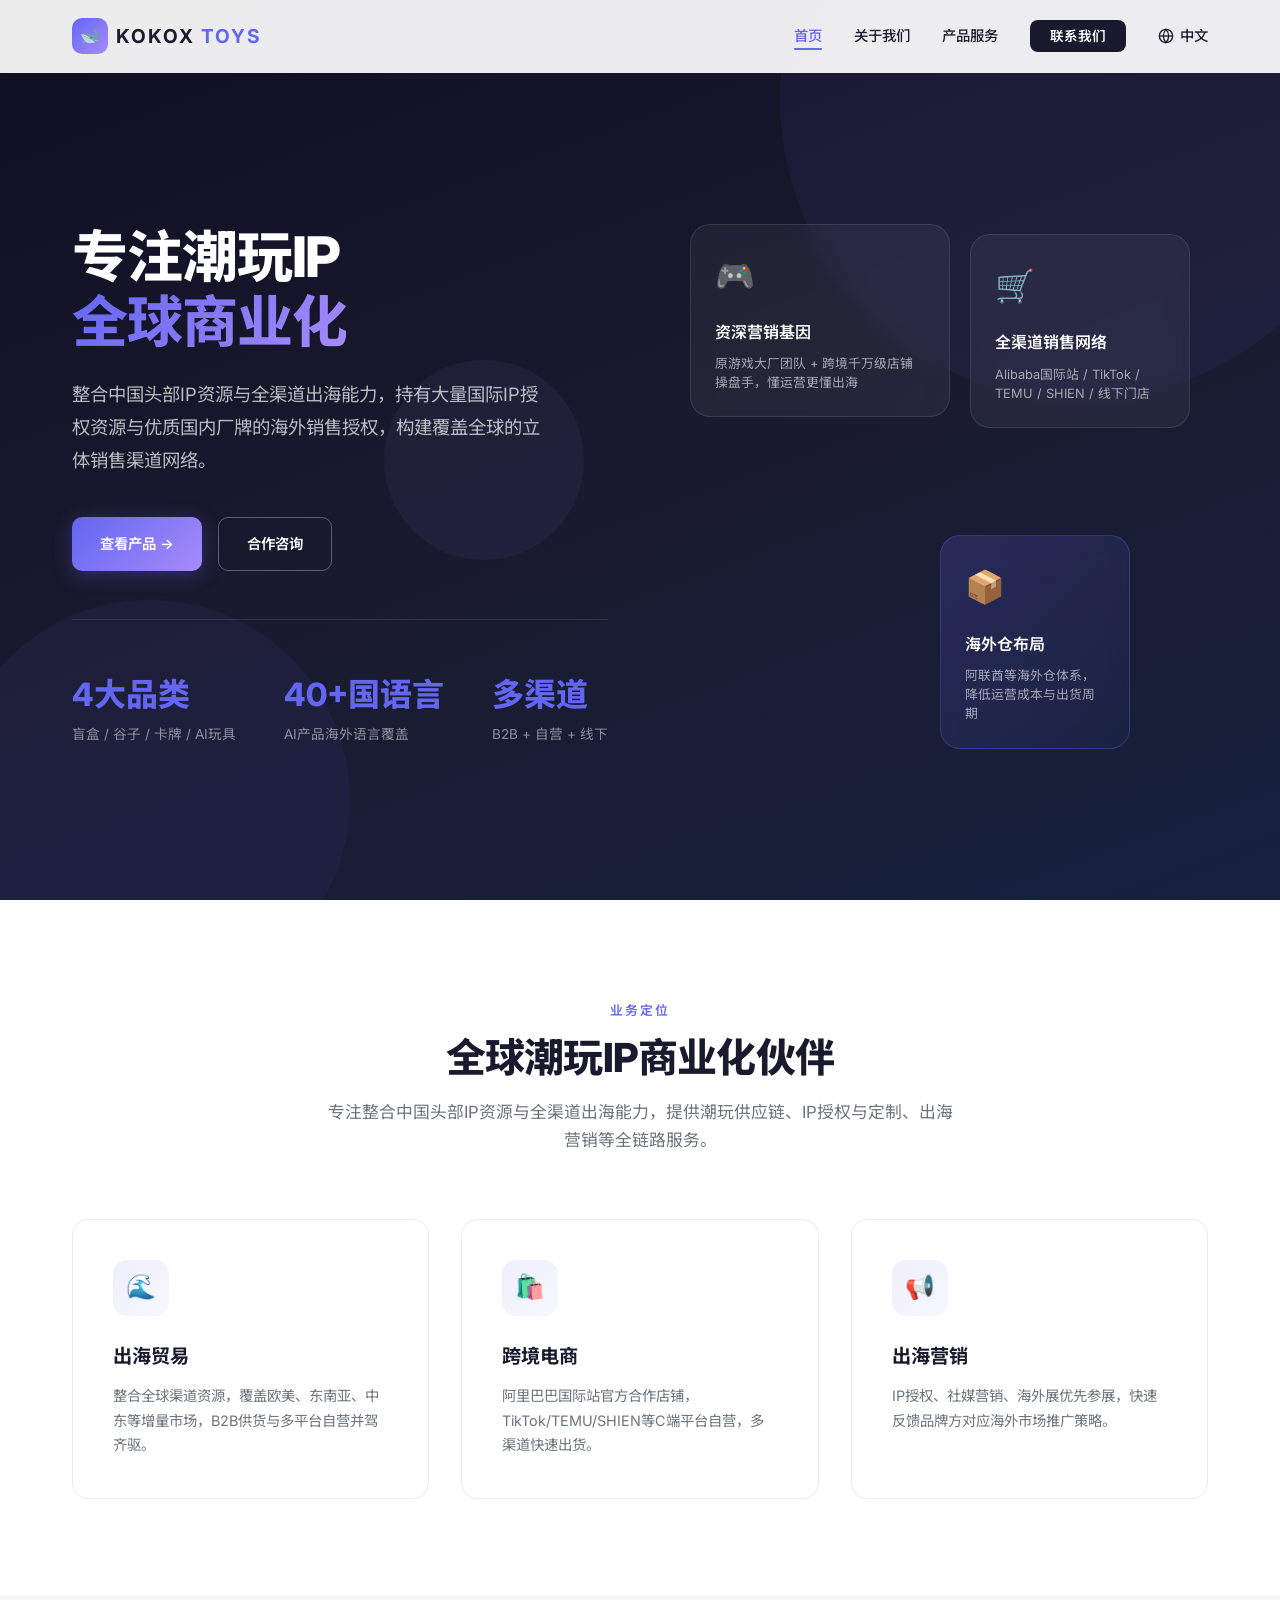
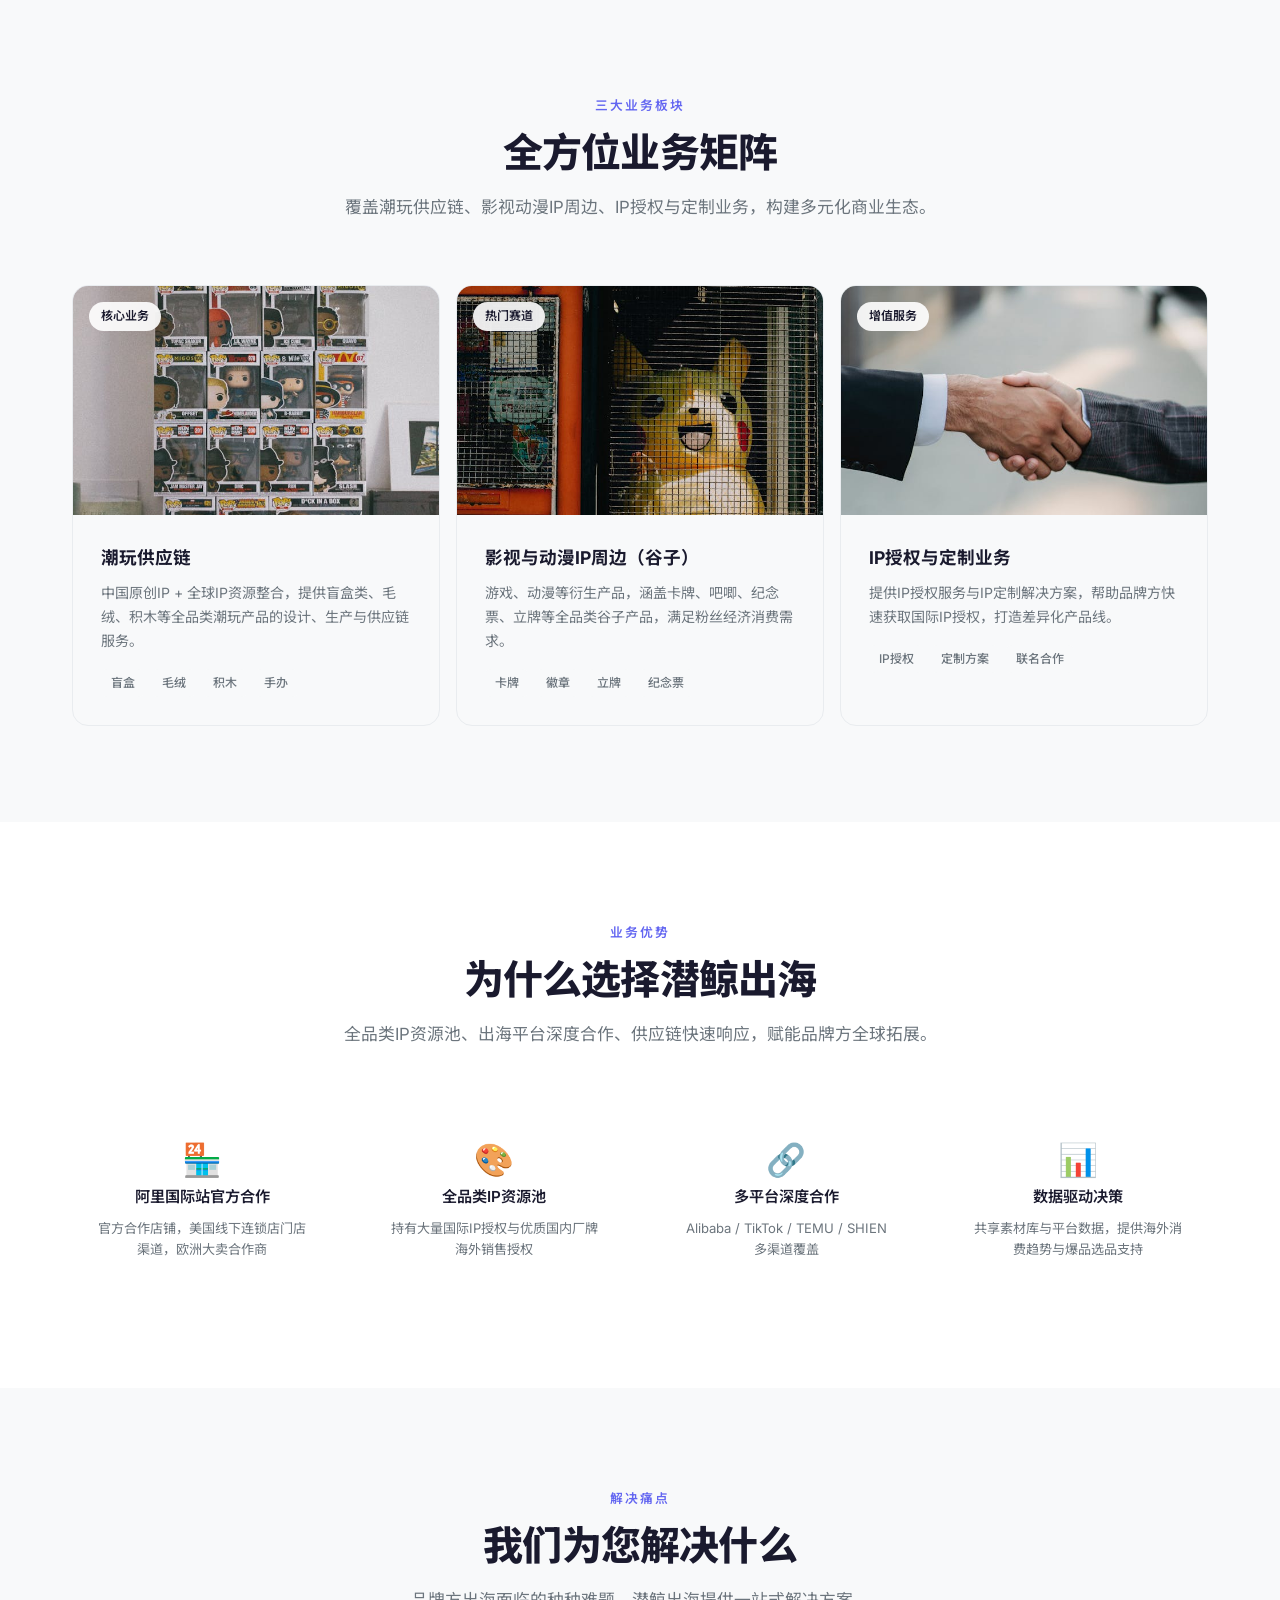
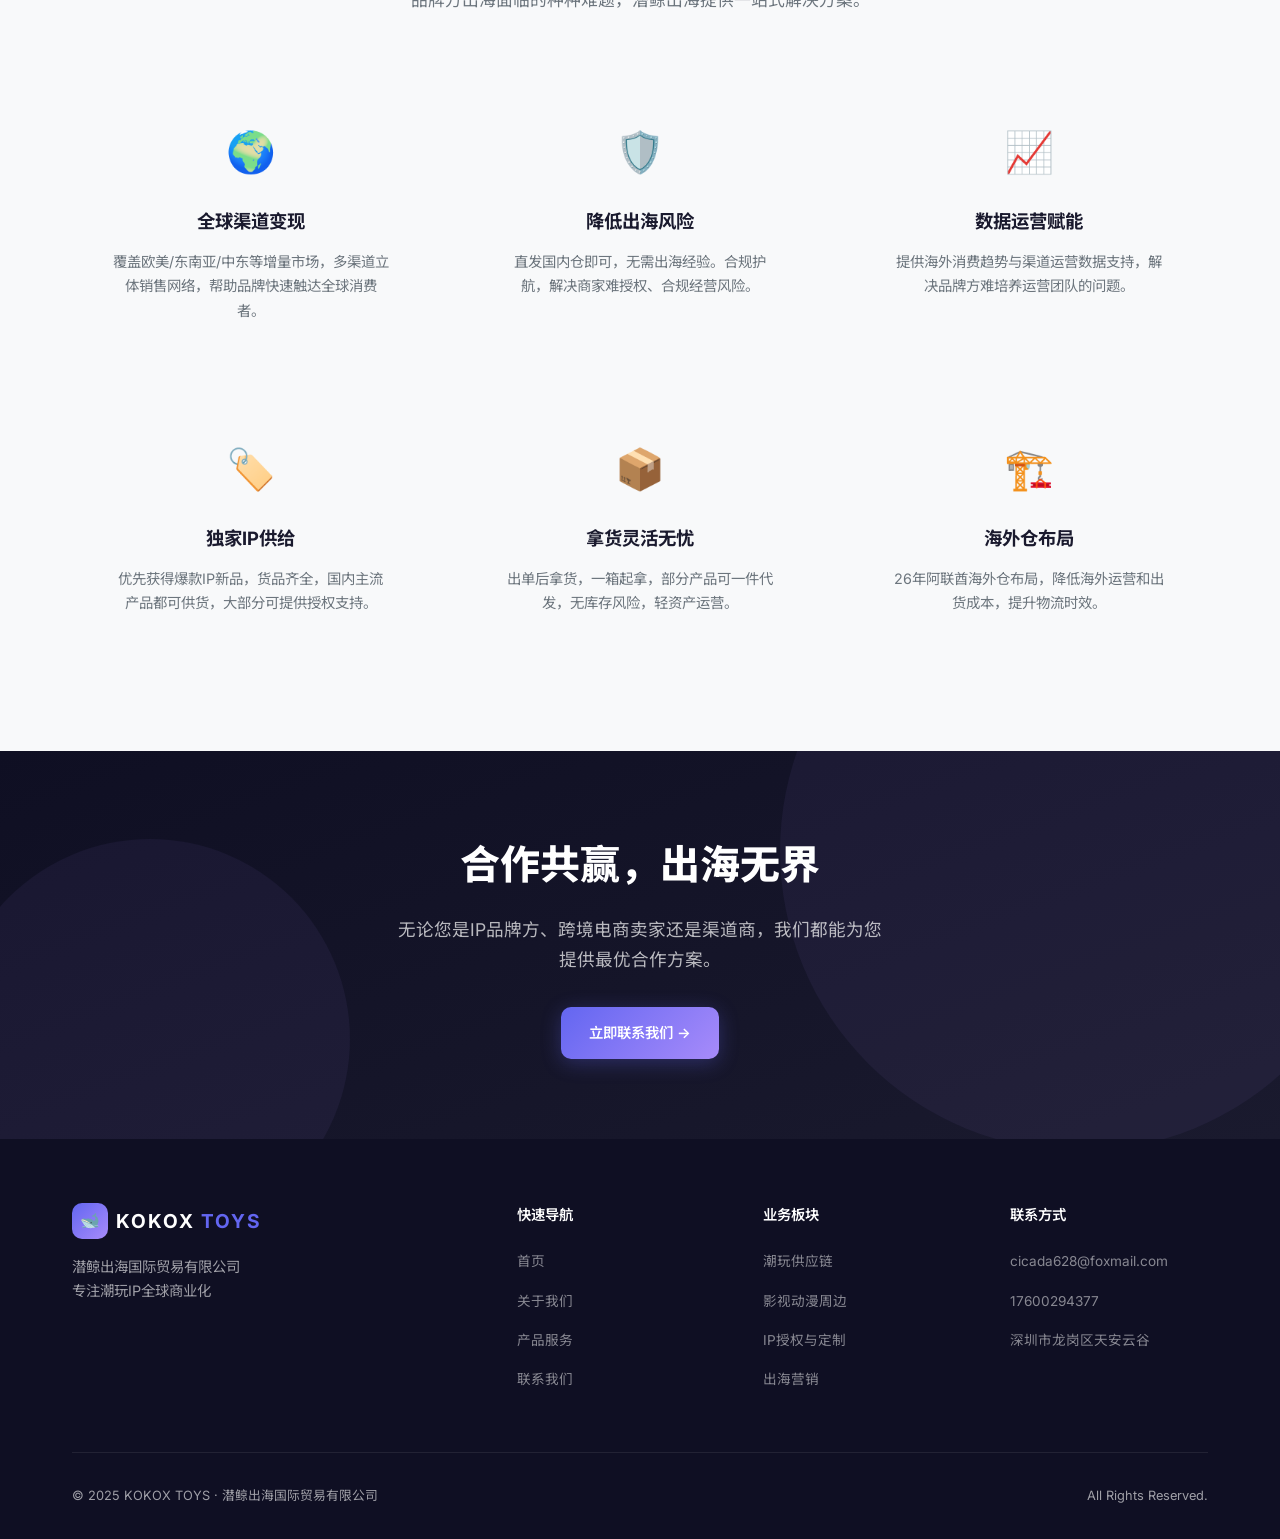
<file: index.html>
<!DOCTYPE html>
<html lang="zh-CN">
<head>
  <meta charset="UTF-8">
  <meta name="viewport" content="width=device-width, initial-scale=1.0">
  <title>KOKOX TOYS - 专注潮玩IP全球商业化 | 潜鲸出海国际贸易有限公司</title>
  <meta name="description" content="KOKOX TOYS，全球潮玩IP商业化伙伴，专注整合中国头部IP资源与全渠道出海能力，助力IP提升出海与商业化效率。">
  <link rel="stylesheet" href="styles.css">
  <link rel="icon" href="data:image/svg+xml,<svg xmlns='http://www.w3.org/2000/svg' viewBox='0 0 100 100'><text y='.9em' font-size='90'>🐋</text></svg>">
</head>
<body>
  <!-- Navigation -->
  <nav class="navbar" id="navbar">
    <div class="nav-container">
      <a href="index.html" class="nav-logo">
        <div class="nav-logo-icon">🐋</div>
        <div class="nav-logo-text">KOKOX <span>TOYS</span></div>
      </a>
      <ul class="nav-links" id="navLinks">
        <li><a href="index.html" class="active" data-i18n="nav_home">首页</a></li>
        <li><a href="about.html" data-i18n="nav_about">关于我们</a></li>
        <li><a href="products.html" data-i18n="nav_products">产品服务</a></li>
        <li><a href="contact.html" class="nav-cta" data-i18n="nav_contact">联系我们</a></li>
        <li class="lang-switcher">
          <button class="lang-toggle" onclick="toggleLangDropdown()" aria-label="切换语言">
            <svg viewBox="0 0 24 24" fill="none" stroke="currentColor" stroke-width="2" width="16" height="16"><circle cx="12" cy="12" r="10"/><line x1="2" y1="12" x2="22" y2="12"/><path d="M12 2a15.3 15.3 0 0 1 4 10 15.3 15.3 0 0 1-4 10 15.3 15.3 0 0 1-4-10 15.3 15.3 0 0 1 4-10z"/></svg>
            <span class="lang-current">中文</span>
          </button>
          <div class="lang-dropdown">
            <button class="lang-btn" data-lang="zh">中文</button>
            <button class="lang-btn" data-lang="en">English</button>
            <button class="lang-btn" data-lang="es">Español</button>
            <button class="lang-btn" data-lang="ar">العربية</button>
            <button class="lang-btn" data-lang="ko">한국어</button>
            <button class="lang-btn" data-lang="ja">日本語</button>
          </div>
        </li>
      </ul>
      <button class="nav-toggle" id="navToggle" aria-label="菜单">
        <span></span>
        <span></span>
        <span></span>
      </button>
    </div>
  </nav>

  <!-- Hero Section -->
  <section class="hero">
    <div class="hero-bg-shapes">
      <div class="hero-shape"></div>
      <div class="hero-shape"></div>
      <div class="hero-shape"></div>
    </div>
    <div class="hero-container">
      <div class="hero-content">
        <h1><span data-i18n="hero_title_1">专注潮玩IP</span><br><span class="highlight"><span data-i18n="hero_title_2">全球商业化</span></span></h1>
        <p data-i18n="hero_desc">整合中国头部IP资源与全渠道出海能力，持有大量国际IP授权资源与优质国内厂牌的海外销售授权，构建覆盖全球的立体销售渠道网络。</p>
        <div class="hero-buttons">
          <a href="products.html" class="btn btn-primary" data-i18n="hero_btn_products">查看产品 →</a>
          <a href="contact.html" class="btn btn-outline" data-i18n="hero_btn_contact">合作咨询</a>
        </div>
        <div class="hero-stats">
          <div class="hero-stat">
            <h3><span data-i18n="hero_stat1_title">4</span><span data-i18n="hero_stat1_unit">大品类</span></h3>
            <p data-i18n="hero_stat1_desc">盲盒 / 谷子 / 卡牌 / AI玩具</p>
          </div>
          <div class="hero-stat">
            <h3><span data-i18n="hero_stat2_title">40+</span><span data-i18n="hero_stat2_unit">国语言</span></h3>
            <p data-i18n="hero_stat2_desc">AI产品海外语言覆盖</p>
          </div>
          <div class="hero-stat">
            <h3><span data-i18n="hero_stat3_title">多</span><span data-i18n="hero_stat3_unit">渠道</span></h3>
            <p data-i18n="hero_stat3_desc">B2B + 自营 + 线下</p>
          </div>
        </div>
      </div>
      <div class="hero-visual">
        <div class="hero-card-stack">
          <div class="hero-card">
            <div class="hero-card-icon">🎮</div>
            <h4 data-i18n="hero_card1_title">资深营销基因</h4>
            <p data-i18n="hero_card1_desc">原游戏大厂团队 + 跨境千万级店铺操盘手，懂运营更懂出海</p>
          </div>
          <div class="hero-card">
            <div class="hero-card-icon">🛒</div>
            <h4 data-i18n="hero_card2_title">全渠道销售网络</h4>
            <p data-i18n="hero_card2_desc">Alibaba国际站 / TikTok / TEMU / SHIEN / 线下门店</p>
          </div>
          <div class="hero-card">
            <div class="hero-card-icon">📦</div>
            <h4 data-i18n="hero_card3_title">海外仓布局</h4>
            <p data-i18n="hero_card3_desc">阿联酋等海外仓体系，降低运营成本与出货周期</p>
          </div>
        </div>
      </div>
    </div>
  </section>

  <!-- Business Positioning -->
  <section class="section" id="positioning">
    <div class="container">
      <div class="section-header">
        <div class="section-label" data-i18n="sec_positioning">业务定位</div>
        <h2 data-i18n="sec_positioning_title">全球潮玩IP商业化伙伴</h2>
        <p data-i18n="sec_positioning_desc">专注整合中国头部IP资源与全渠道出海能力，提供潮玩供应链、IP授权与定制、出海营销等全链路服务。</p>
      </div>
      <div class="services-grid">
        <div class="service-card">
          <div class="service-icon">🌊</div>
          <h3 data-i18n="pos_trade_title">出海贸易</h3>
          <p data-i18n="pos_trade_desc">整合全球渠道资源，覆盖欧美、东南亚、中东等增量市场，B2B供货与多平台自营并驾齐驱。</p>
        </div>
        <div class="service-card">
          <div class="service-icon">🛍️</div>
          <h3 data-i18n="pos_ecom_title">跨境电商</h3>
          <p data-i18n="pos_ecom_desc">阿里巴巴国际站官方合作店铺，TikTok/TEMU/SHIEN等C端平台自营，多渠道快速出货。</p>
        </div>
        <div class="service-card">
          <div class="service-icon">📢</div>
          <h3 data-i18n="pos_marketing_title">出海营销</h3>
          <p data-i18n="pos_marketing_desc">IP授权、社媒营销、海外展优先参展，快速反馈品牌方对应海外市场推广策略。</p>
        </div>
      </div>
    </div>
  </section>

  <!-- Business Models -->
  <section class="section features">
    <div class="container">
      <div class="section-header">
        <div class="section-label" data-i18n="sec_pillars">三大业务板块</div>
        <h2 data-i18n="sec_pillars_title">全方位业务矩阵</h2>
        <p data-i18n="sec_pillars_desc">覆盖潮玩供应链、影视动漫IP周边、IP授权与定制业务，构建多元化商业生态。</p>
      </div>
      <div class="scroll-container">
        <div class="products-grid" style="grid-template-columns: repeat(3, 1fr);">
        <div class="product-card">
          <div class="product-image p1">
            <img src="images/blind-box.jpg" alt="潮玩供应链" loading="lazy">
          <span class="product-tag" data-i18n="pillar1_tag">核心业务</span>
          </div>
          <div class="product-info">
            <h3 data-i18n="pillar1_title">潮玩供应链</h3>
            <p data-i18n="pillar1_desc">中国原创IP + 全球IP资源整合，提供盲盒类、毛绒、积木等全品类潮玩产品的设计、生产与供应链服务。</p>
            <div class="product-features">
              <span class="product-feature-tag">盲盒</span>
              <span class="product-feature-tag">毛绒</span>
              <span class="product-feature-tag">积木</span>
              <span class="product-feature-tag">手办</span>
            </div>
          </div>
        </div>
        <div class="product-card">
          <div class="product-image p2">
            <img src="images/anime-merchandise.jpg" alt="影视动漫IP周边" loading="lazy">
          <span class="product-tag" data-i18n="pillar2_tag">热门赛道</span>
          </div>
          <div class="product-info">
            <h3 data-i18n="pillar2_title">影视与动漫IP周边（谷子）</h3>
            <p data-i18n="pillar2_desc">游戏、动漫等衍生产品，涵盖卡牌、吧唧、纪念票、立牌等全品类谷子产品，满足粉丝经济消费需求。</p>
            <div class="product-features">
              <span class="product-feature-tag">卡牌</span>
              <span class="product-feature-tag">徽章</span>
              <span class="product-feature-tag">立牌</span>
              <span class="product-feature-tag">纪念票</span>
            </div>
          </div>
        </div>
        <div class="product-card">
          <div class="product-image p3">
            <img src="images/ip-licensing.jpg" alt="IP授权与定制业务" loading="lazy">
          <span class="product-tag" data-i18n="pillar3_tag">增值服务</span>
          </div>
          <div class="product-info">
            <h3 data-i18n="pillar3_title">IP授权与定制业务</h3>
            <p data-i18n="pillar3_desc">提供IP授权服务与IP定制解决方案，帮助品牌方快速获取国际IP授权，打造差异化产品线。</p>
            <div class="product-features">
              <span class="product-feature-tag">IP授权</span>
              <span class="product-feature-tag">定制方案</span>
              <span class="product-feature-tag">联名合作</span>
            </div>
          </div>
        </div>
      </div>
      </div>
    </div>
  </section>

  <!-- Competitive Advantages -->
  <section class="section">
    <div class="container">
      <div class="section-header">
        <div class="section-label" data-i18n="sec_advantages">业务优势</div>
        <h2 data-i18n="sec_advantages_title">为什么选择潜鲸出海</h2>
        <p data-i18n="sec_advantages_desc">全品类IP资源池、出海平台深度合作、供应链快速响应，赋能品牌方全球拓展。</p>
      </div>
      <div class="features-grid">
        <div class="feature-item">
          <div class="feature-number" style="font-size:2rem;">🏪</div>
          <h4 data-i18n="adv1_title">阿里国际站官方合作</h4>
          <p data-i18n="adv1_desc">官方合作店铺，美国线下连锁店门店渠道，欧洲大卖合作商</p>
        </div>
        <div class="feature-item">
          <div class="feature-number" style="font-size:2rem;">🎨</div>
          <h4 data-i18n="adv2_title">全品类IP资源池</h4>
          <p data-i18n="adv2_desc">持有大量国际IP授权与优质国内厂牌海外销售授权</p>
        </div>
        <div class="feature-item">
          <div class="feature-number" style="font-size:2rem;">🔗</div>
          <h4 data-i18n="adv3_title">多平台深度合作</h4>
          <p data-i18n="adv3_desc">Alibaba / TikTok / TEMU / SHIEN 多渠道覆盖</p>
        </div>
        <div class="feature-item">
          <div class="feature-number" style="font-size:2rem;">📊</div>
          <h4 data-i18n="adv4_title">数据驱动决策</h4>
          <p data-i18n="adv4_desc">共享素材库与平台数据，提供海外消费趋势与爆品选品支持</p>
        </div>
      </div>
    </div>
  </section>

  <!-- Pain Points Solved -->
  <section class="section features">
    <div class="container">
      <div class="section-header">
        <div class="section-label" data-i18n="sec_painpoints">解决痛点</div>
        <h2 data-i18n="sec_painpoints_title">我们为您解决什么</h2>
        <p data-i18n="sec_painpoints_desc">品牌方出海面临的种种难题，潜鲸出海提供一站式解决方案。</p>
      </div>
      <div class="values-grid">
        <div class="value-card">
          <div class="value-icon">🌍</div>
          <h3 data-i18n="pp1_title">全球渠道变现</h3>
          <p data-i18n="pp1_desc">覆盖欧美/东南亚/中东等增量市场，多渠道立体销售网络，帮助品牌快速触达全球消费者。</p>
        </div>
        <div class="value-card">
          <div class="value-icon">🛡️</div>
          <h3 data-i18n="pp2_title">降低出海风险</h3>
          <p data-i18n="pp2_desc">直发国内仓即可，无需出海经验。合规护航，解决商家难授权、合规经营风险。</p>
        </div>
        <div class="value-card">
          <div class="value-icon">📈</div>
          <h3 data-i18n="pp3_title">数据运营赋能</h3>
          <p data-i18n="pp3_desc">提供海外消费趋势与渠道运营数据支持，解决品牌方难培养运营团队的问题。</p>
        </div>
        <div class="value-card">
          <div class="value-icon">🏷️</div>
          <h3 data-i18n="pp4_title">独家IP供给</h3>
          <p data-i18n="pp4_desc">优先获得爆款IP新品，货品齐全，国内主流产品都可供货，大部分可提供授权支持。</p>
        </div>
        <div class="value-card">
          <div class="value-icon">📦</div>
          <h3 data-i18n="pp5_title">拿货灵活无忧</h3>
          <p data-i18n="pp5_desc">出单后拿货，一箱起拿，部分产品可一件代发，无库存风险，轻资产运营。</p>
        </div>
        <div class="value-card">
          <div class="value-icon">🏗️</div>
          <h3 data-i18n="pp6_title">海外仓布局</h3>
          <p data-i18n="pp6_desc">26年阿联酋海外仓布局，降低海外运营和出货成本，提升物流时效。</p>
        </div>
      </div>
    </div>
  </section>

  <!-- CTA -->
  <section class="cta-section">
    <div class="hero-bg-shapes">
      <div class="hero-shape"></div>
      <div class="hero-shape"></div>
    </div>
    <div class="container">
      <div class="cta-content">
        <h2 data-i18n="cta_index_title">合作共赢，出海无界</h2>
        <p data-i18n="cta_index_desc">无论您是IP品牌方、跨境电商卖家还是渠道商，我们都能为您提供最优合作方案。</p>
        <a href="contact.html" class="btn btn-primary" data-i18n="cta_index_btn">立即联系我们 →</a>
      </div>
    </div>
  </section>

  <!-- Footer -->
  <footer class="footer">
    <div class="container">
      <div class="footer-grid">
        <div class="footer-brand">
          <a href="index.html" class="nav-logo">
            <div class="nav-logo-icon">🐋</div>
            <div class="nav-logo-text">KOKOX <span>TOYS</span></div>
          </a>
          <p data-i18n-html="footer_brand_desc">潜鲸出海国际贸易有限公司<br>专注潮玩IP全球商业化</p>
        </div>
        <div class="footer-col">
          <h4 data-i18n="footer_nav">快速导航</h4>
          <ul>
            <li><a href="index.html" data-i18n="nav_home">首页</a></li>
            <li><a href="about.html" data-i18n="nav_about">关于我们</a></li>
            <li><a href="products.html" data-i18n="nav_products">产品服务</a></li>
            <li><a href="contact.html" data-i18n="nav_contact">联系我们</a></li>
          </ul>
        </div>
        <div class="footer-col">
          <h4 data-i18n="footer_biz">业务板块</h4>
          <ul>
            <li><a href="products.html" data-i18n="footer_biz1">潮玩供应链</a></li>
            <li><a href="products.html" data-i18n="footer_biz2">影视动漫周边</a></li>
            <li><a href="products.html" data-i18n="footer_biz3">IP授权与定制</a></li>
            <li><a href="products.html" data-i18n="footer_biz4">出海营销</a></li>
          </ul>
        </div>
        <div class="footer-col">
          <h4 data-i18n="footer_contact">联系方式</h4>
          <ul>
            <li><a href="mailto:cicada628@foxmail.com">cicada628@foxmail.com</a></li>
            <li><a href="tel:17600294377">17600294377</a></li>
            <li><a href="contact.html" data-i18n="footer_city">深圳市龙岗区天安云谷</a></li>
          </ul>
        </div>
      </div>
      <div class="footer-bottom">
        <p>© 2025 KOKOX TOYS · 潜鲸出海国际贸易有限公司</p>
        <p>All Rights Reserved.</p>
      </div>
    </div>
  </footer>

  <script>
    const navbar = document.getElementById('navbar');
    window.addEventListener('scroll', () => {
      navbar.classList.toggle('scrolled', window.scrollY > 50);
    });

    const navToggle = document.getElementById('navToggle');
    const navLinks = document.getElementById('navLinks');
    navToggle.addEventListener('click', () => {
      navLinks.classList.toggle('active');
    });

    document.querySelectorAll('a[href^="#"]').forEach(anchor => {
      anchor.addEventListener('click', function(e) {
        e.preventDefault();
        const target = document.querySelector(this.getAttribute('href'));
        if (target) {
          target.scrollIntoView({ behavior: 'smooth' });
          navLinks.classList.remove('active');
        }
      });
    });
  </script>
  <script src="i18n.js"></script>
</body>
</html>
</file>
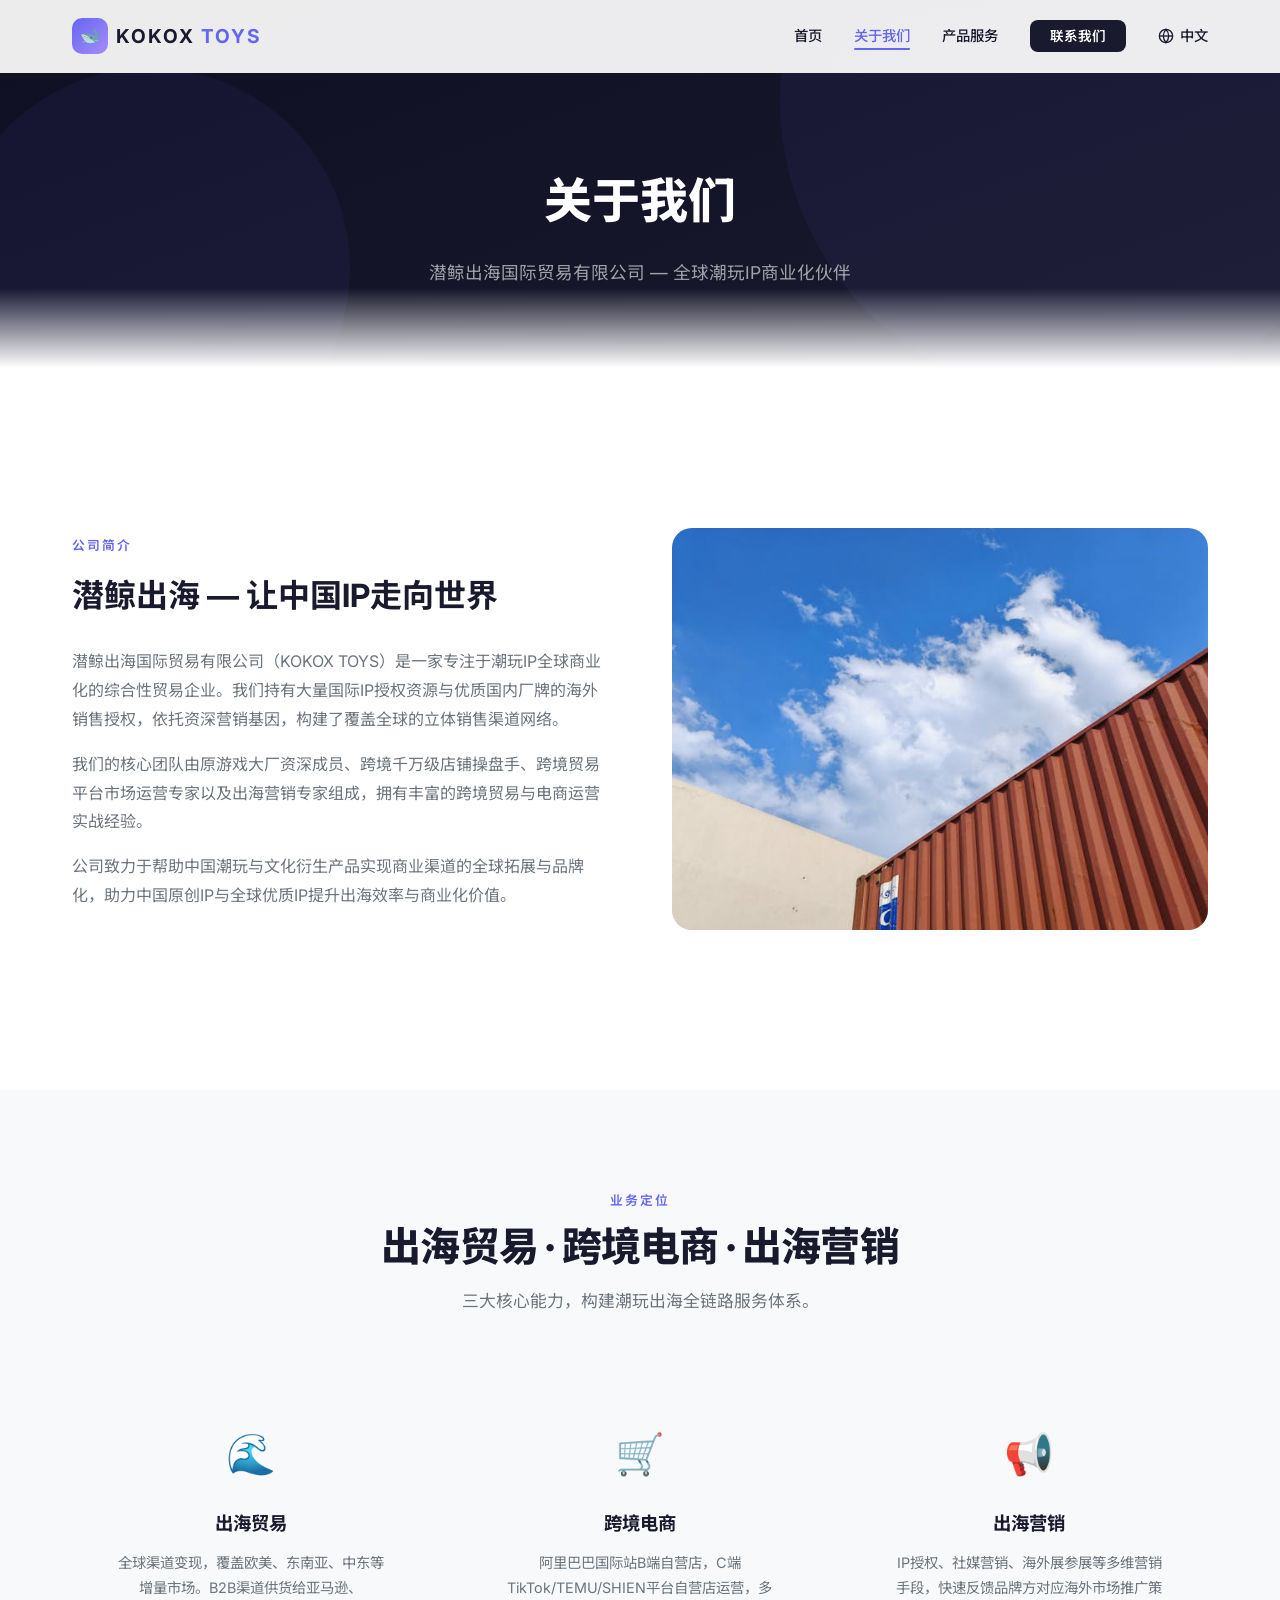
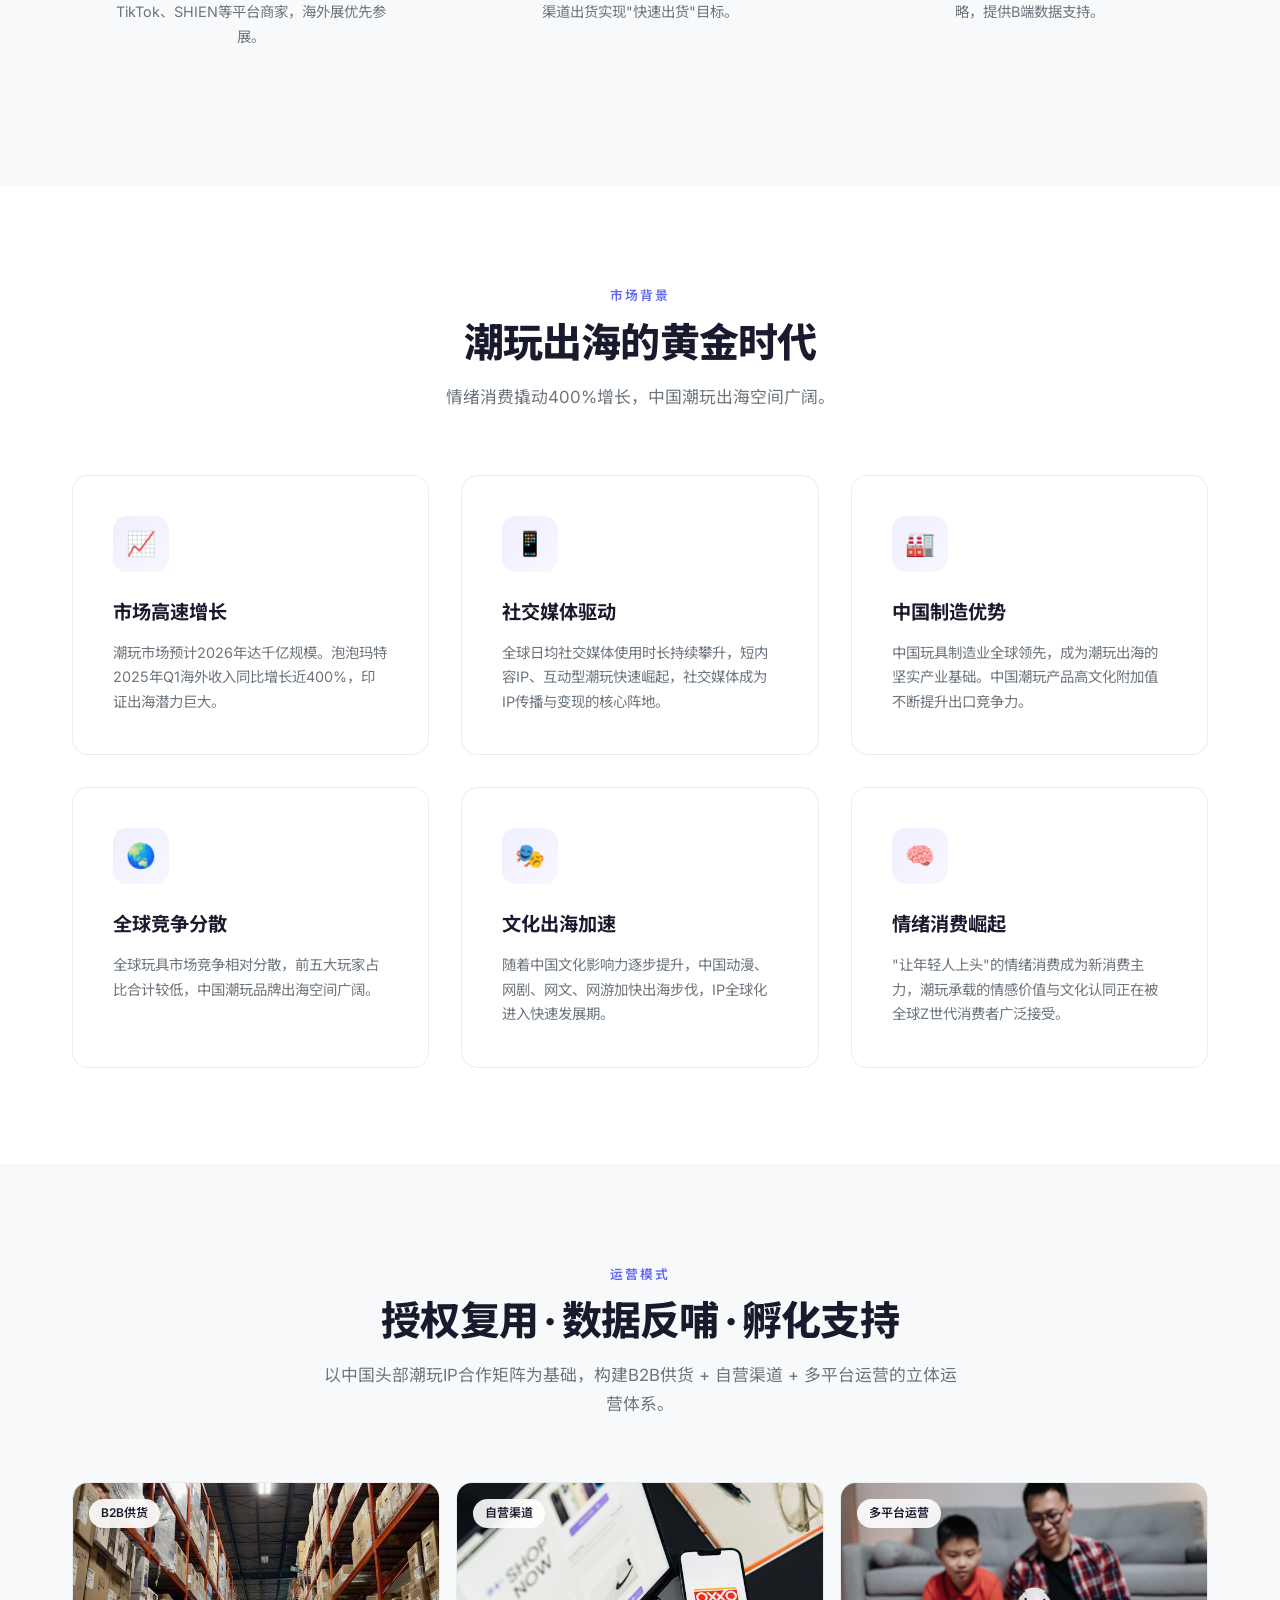
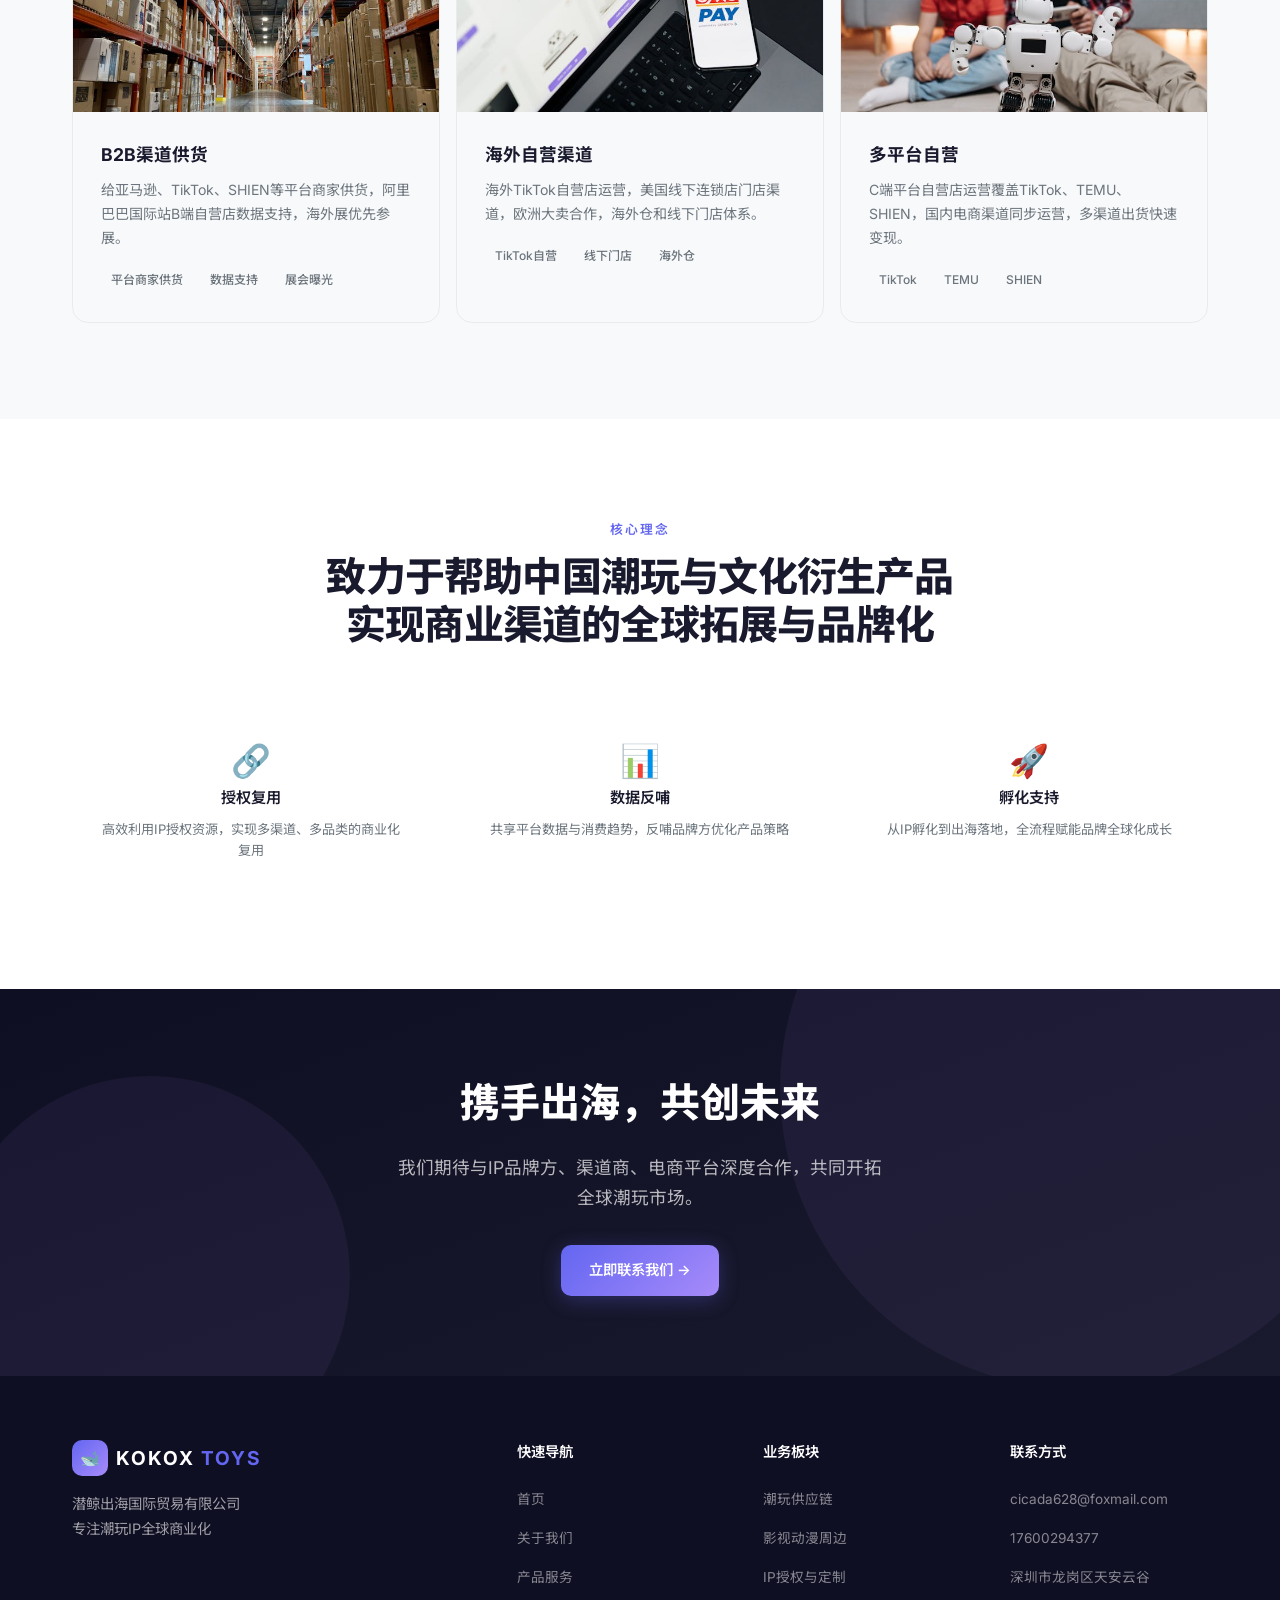
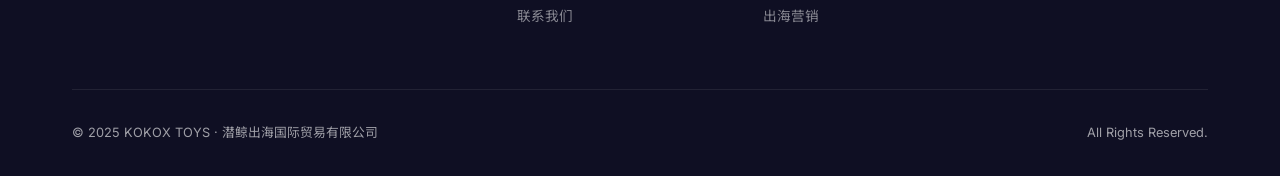
<file: about.html>
<!DOCTYPE html>
<html lang="zh-CN">
<head>
  <meta charset="UTF-8">
  <meta name="viewport" content="width=device-width, initial-scale=1.0">
  <title>关于我们 - KOKOX TOYS | 潜鲸出海国际贸易有限公司</title>
  <meta name="description" content="潜鲸出海国际贸易有限公司，全球潮玩IP商业化伙伴，专注整合中国头部IP资源与全渠道出海能力。">
  <link rel="stylesheet" href="styles.css">
  <link rel="icon" href="data:image/svg+xml,<svg xmlns='http://www.w3.org/2000/svg' viewBox='0 0 100 100'><text y='.9em' font-size='90'>🐋</text></svg>">
</head>
<body>
  <!-- Navigation -->
  <nav class="navbar" id="navbar">
    <div class="nav-container">
      <a href="index.html" class="nav-logo">
        <div class="nav-logo-icon">🐋</div>
        <div class="nav-logo-text">KOKOX <span>TOYS</span></div>
      </a>
      <ul class="nav-links" id="navLinks">
        <li><a href="index.html" data-i18n="nav_home">首页</a></li>
        <li><a href="about.html" class="active" data-i18n="nav_about">关于我们</a></li>
        <li><a href="products.html" data-i18n="nav_products">产品服务</a></li>
        <li><a href="contact.html" class="nav-cta" data-i18n="nav_contact">联系我们</a></li>
        <li class="lang-switcher">
          <button class="lang-toggle" onclick="toggleLangDropdown()" aria-label="切换语言">
            <svg viewBox="0 0 24 24" fill="none" stroke="currentColor" stroke-width="2" width="16" height="16"><circle cx="12" cy="12" r="10"/><line x1="2" y1="12" x2="22" y2="12"/><path d="M12 2a15.3 15.3 0 0 1 4 10 15.3 15.3 0 0 1-4 10 15.3 15.3 0 0 1-4-10 15.3 15.3 0 0 1 4-10z"/></svg>
            <span class="lang-current">中文</span>
          </button>
          <div class="lang-dropdown">
            <button class="lang-btn" data-lang="zh">中文</button>
            <button class="lang-btn" data-lang="en">English</button>
            <button class="lang-btn" data-lang="es">Español</button>
            <button class="lang-btn" data-lang="ar">العربية</button>
            <button class="lang-btn" data-lang="ko">한국어</button>
            <button class="lang-btn" data-lang="ja">日本語</button>
          </div>
        </li>
      </ul>
      <button class="nav-toggle" id="navToggle" aria-label="菜单">
        <span></span>
        <span></span>
        <span></span>
      </button>
    </div>
  </nav>

  <!-- Page Banner -->
  <section class="page-banner">
    <div class="hero-bg-shapes">
      <div class="hero-shape"></div>
      <div class="hero-shape"></div>
    </div>
    <div class="container">
      <h1 data-i18n="about_banner_title">关于我们</h1>
      <p data-i18n="about_banner_desc">潜鲸出海国际贸易有限公司 — 全球潮玩IP商业化伙伴</p>
    </div>
  </section>

  <!-- Company Intro -->
  <section class="section">
    <div class="container">
      <div class="about-intro">
        <div class="about-text">
          <div class="section-label" data-i18n="about_intro_label">公司简介</div>
          <h2 data-i18n="about_intro_title">潜鲸出海 — 让中国IP走向世界</h2>
          <p data-i18n="about_intro_p1">潜鲸出海国际贸易有限公司（KOKOX TOYS）是一家专注于潮玩IP全球商业化的综合性贸易企业。我们持有大量国际IP授权资源与优质国内厂牌的海外销售授权，依托资深营销基因，构建了覆盖全球的立体销售渠道网络。</p>
          <p data-i18n="about_intro_p2">我们的核心团队由原游戏大厂资深成员、跨境千万级店铺操盘手、跨境贸易平台市场运营专家以及出海营销专家组成，拥有丰富的跨境贸易与电商运营实战经验。</p>
          <p data-i18n="about_intro_p3">公司致力于帮助中国潮玩与文化衍生产品实现商业渠道的全球拓展与品牌化，助力中国原创IP与全球优质IP提升出海效率与商业化价值。</p>
        </div>
        <div class="about-image"><img src="images/global-shipping.jpg" alt="KOKOX TOYS 全球化布局" loading="lazy"></div>
      </div>
    </div>
  </section>

  <!-- Business Positioning -->
  <section class="section features">
    <div class="container">
      <div class="section-header">
        <div class="section-label" data-i18n="about_pos_label">业务定位</div>
        <h2 data-i18n="about_pos_title">出海贸易 · 跨境电商 · 出海营销</h2>
        <p data-i18n="about_pos_desc">三大核心能力，构建潮玩出海全链路服务体系。</p>
      </div>
      <div class="values-grid">
        <div class="value-card">
          <div class="value-icon">🌊</div>
          <h3 data-i18n="about_pos1_title">出海贸易</h3>
          <p data-i18n="about_pos1_desc">全球渠道变现，覆盖欧美、东南亚、中东等增量市场。B2B渠道供货给亚马逊、TikTok、SHIEN等平台商家，海外展优先参展。</p>
        </div>
        <div class="value-card">
          <div class="value-icon">🛒</div>
          <h3 data-i18n="about_pos2_title">跨境电商</h3>
          <p data-i18n="about_pos2_desc">阿里巴巴国际站B端自营店，C端TikTok/TEMU/SHIEN平台自营店运营，多渠道出货实现"快速出货"目标。</p>
        </div>
        <div class="value-card">
          <div class="value-icon">📢</div>
          <h3 data-i18n="about_pos3_title">出海营销</h3>
          <p data-i18n="about_pos3_desc">IP授权、社媒营销、海外展参展等多维营销手段，快速反馈品牌方对应海外市场推广策略，提供B端数据支持。</p>
        </div>
      </div>
    </div>
  </section>

  <!-- Market Background -->
  <section class="section">
    <div class="container">
      <div class="section-header">
        <div class="section-label" data-i18n="about_market_label">市场背景</div>
        <h2 data-i18n="about_market_title">潮玩出海的黄金时代</h2>
        <p data-i18n="about_market_desc">情绪消费撬动400%增长，中国潮玩出海空间广阔。</p>
      </div>
      <div class="services-grid">
        <div class="service-card">
          <div class="service-icon">📈</div>
          <h3 data-i18n="market1_title">市场高速增长</h3>
          <p data-i18n="market1_desc">潮玩市场预计2026年达千亿规模。泡泡玛特2025年Q1海外收入同比增长近400%，印证出海潜力巨大。</p>
        </div>
        <div class="service-card">
          <div class="service-icon">📱</div>
          <h3 data-i18n="market2_title">社交媒体驱动</h3>
          <p data-i18n="market2_desc">全球日均社交媒体使用时长持续攀升，短内容IP、互动型潮玩快速崛起，社交媒体成为IP传播与变现的核心阵地。</p>
        </div>
        <div class="service-card">
          <div class="service-icon">🏭</div>
          <h3 data-i18n="market3_title">中国制造优势</h3>
          <p data-i18n="market3_desc">中国玩具制造业全球领先，成为潮玩出海的坚实产业基础。中国潮玩产品高文化附加值不断提升出口竞争力。</p>
        </div>
        <div class="service-card">
          <div class="service-icon">🌏</div>
          <h3 data-i18n="market4_title">全球竞争分散</h3>
          <p data-i18n="market4_desc">全球玩具市场竞争相对分散，前五大玩家占比合计较低，中国潮玩品牌出海空间广阔。</p>
        </div>
        <div class="service-card">
          <div class="service-icon">🎭</div>
          <h3 data-i18n="market5_title">文化出海加速</h3>
          <p data-i18n="market5_desc">随着中国文化影响力逐步提升，中国动漫、网剧、网文、网游加快出海步伐，IP全球化进入快速发展期。</p>
        </div>
        <div class="service-card">
          <div class="service-icon">🧠</div>
          <h3 data-i18n="market6_title">情绪消费崛起</h3>
          <p data-i18n="market6_desc">"让年轻人上头"的情绪消费成为新消费主力，潮玩承载的情感价值与文化认同正在被全球Z世代消费者广泛接受。</p>
        </div>
      </div>
    </div>
  </section>

  <!-- Operation Model -->
  <section class="section features">
    <div class="container">
      <div class="section-header">
        <div class="section-label" data-i18n="about_ops_label">运营模式</div>
        <h2 data-i18n="about_ops_title">授权复用 · 数据反哺 · 孵化支持</h2>
        <p data-i18n="about_ops_desc">以中国头部潮玩IP合作矩阵为基础，构建B2B供货 + 自营渠道 + 多平台运营的立体运营体系。</p>
      </div>
      <div class="scroll-container">
        <div class="products-grid" style="grid-template-columns: repeat(3, 1fr);">
          <div class="product-card">
            <div class="product-image p1">
              <img src="images/warehouse.jpg" alt="B2B渠道供货" loading="lazy">
              <span class="product-tag" data-i18n="ops1_tag">B2B供货</span>
            </div>
            <div class="product-info">
              <h3 data-i18n="ops1_title">B2B渠道供货</h3>
              <p data-i18n="ops1_desc">给亚马逊、TikTok、SHIEN等平台商家供货，阿里巴巴国际站B端自营店数据支持，海外展优先参展。</p>
              <div class="product-features">
                <span class="product-feature-tag">平台商家供货</span>
                <span class="product-feature-tag">数据支持</span>
                <span class="product-feature-tag">展会曝光</span>
              </div>
            </div>
          </div>
          <div class="product-card">
            <div class="product-image p2">
              <img src="images/ecommerce.jpg" alt="海外自营渠道" loading="lazy">
              <span class="product-tag" data-i18n="ops2_tag">自营渠道</span>
            </div>
            <div class="product-info">
              <h3 data-i18n="ops2_title">海外自营渠道</h3>
              <p data-i18n="ops2_desc">海外TikTok自营店运营，美国线下连锁店门店渠道，欧洲大卖合作，海外仓和线下门店体系。</p>
              <div class="product-features">
                <span class="product-feature-tag">TikTok自营</span>
                <span class="product-feature-tag">线下门店</span>
                <span class="product-feature-tag">海外仓</span>
              </div>
            </div>
          </div>
          <div class="product-card">
            <div class="product-image p3">
              <img src="images/multi-platform.jpg" alt="多平台自营" loading="lazy">
              <span class="product-tag" data-i18n="ops3_tag">多平台运营</span>
            </div>
          <div class="product-info">
            <h3 data-i18n="ops3_title">多平台自营</h3>
            <p data-i18n="ops3_desc">C端平台自营店运营覆盖TikTok、TEMU、SHIEN，国内电商渠道同步运营，多渠道出货快速变现。</p>
            <div class="product-features">
              <span class="product-feature-tag">TikTok</span>
              <span class="product-feature-tag">TEMU</span>
              <span class="product-feature-tag">SHIEN</span>
            </div>
          </div>
        </div>
      </div>
      </div>
    </div>
  </section>

  <!-- Core Values -->
  <section class="section">
    <div class="container">
      <div class="section-header">
        <div class="section-label" data-i18n="about_values_label">核心理念</div>
        <h2 data-i18n-html="about_values_title">致力于帮助中国潮玩与文化衍生产品<br>实现商业渠道的全球拓展与品牌化</h2>
      </div>
      <div class="features-grid" style="grid-template-columns: repeat(3, 1fr);">
        <div class="feature-item">
          <div class="feature-number" style="font-size:2rem;">🔗</div>
          <h4 data-i18n="val1_title">授权复用</h4>
          <p data-i18n="val1_desc">高效利用IP授权资源，实现多渠道、多品类的商业化复用</p>
        </div>
        <div class="feature-item">
          <div class="feature-number" style="font-size:2rem;">📊</div>
          <h4 data-i18n="val2_title">数据反哺</h4>
          <p data-i18n="val2_desc">共享平台数据与消费趋势，反哺品牌方优化产品策略</p>
        </div>
        <div class="feature-item">
          <div class="feature-number" style="font-size:2rem;">🚀</div>
          <h4 data-i18n="val3_title">孵化支持</h4>
          <p data-i18n="val3_desc">从IP孵化到出海落地，全流程赋能品牌全球化成长</p>
        </div>
      </div>
    </div>
  </section>

  <!-- CTA -->
  <section class="cta-section">
    <div class="hero-bg-shapes">
      <div class="hero-shape"></div>
      <div class="hero-shape"></div>
    </div>
    <div class="container">
      <div class="cta-content">
        <h2 data-i18n="cta_about_title">携手出海，共创未来</h2>
        <p data-i18n="cta_about_desc">我们期待与IP品牌方、渠道商、电商平台深度合作，共同开拓全球潮玩市场。</p>
        <a href="contact.html" class="btn btn-primary" data-i18n="cta_index_btn">联系我们 →</a>
      </div>
    </div>
  </section>

  <!-- Footer -->
  <footer class="footer">
    <div class="container">
      <div class="footer-grid">
        <div class="footer-brand">
          <a href="index.html" class="nav-logo">
            <div class="nav-logo-icon">🐋</div>
            <div class="nav-logo-text">KOKOX <span>TOYS</span></div>
          </a>
          <p data-i18n-html="footer_brand_desc">潜鲸出海国际贸易有限公司<br>专注潮玩IP全球商业化</p>
        </div>
        <div class="footer-col">
          <h4 data-i18n="footer_nav">快速导航</h4>
          <ul>
            <li><a href="index.html" data-i18n="nav_home">首页</a></li>
            <li><a href="about.html" data-i18n="nav_about">关于我们</a></li>
            <li><a href="products.html" data-i18n="nav_products">产品服务</a></li>
            <li><a href="contact.html" data-i18n="nav_contact">联系我们</a></li>
          </ul>
        </div>
        <div class="footer-col">
          <h4 data-i18n="footer_biz">业务板块</h4>
          <ul>
            <li><a href="products.html" data-i18n="footer_biz1">潮玩供应链</a></li>
            <li><a href="products.html" data-i18n="footer_biz2">影视动漫周边</a></li>
            <li><a href="products.html" data-i18n="footer_biz3">IP授权与定制</a></li>
            <li><a href="products.html" data-i18n="footer_biz4">出海营销</a></li>
          </ul>
        </div>
        <div class="footer-col">
          <h4 data-i18n="footer_contact">联系方式</h4>
          <ul>
            <li><a href="mailto:cicada628@foxmail.com">cicada628@foxmail.com</a></li>
            <li><a href="tel:17600294377">17600294377</a></li>
            <li><a href="contact.html" data-i18n="footer_city">深圳市龙岗区天安云谷</a></li>
          </ul>
        </div>
      </div>
      <div class="footer-bottom">
        <p>© 2025 KOKOX TOYS · 潜鲸出海国际贸易有限公司</p>
        <p>All Rights Reserved.</p>
      </div>
    </div>
  </footer>

  <script>
    const navbar = document.getElementById('navbar');
    window.addEventListener('scroll', () => {
      navbar.classList.toggle('scrolled', window.scrollY > 50);
    });

    const navToggle = document.getElementById('navToggle');
    const navLinks = document.getElementById('navLinks');
    navToggle.addEventListener('click', () => {
      navLinks.classList.toggle('active');
    });
  </script>
  <script src="i18n.js"></script>
</body>
</html>
</file>
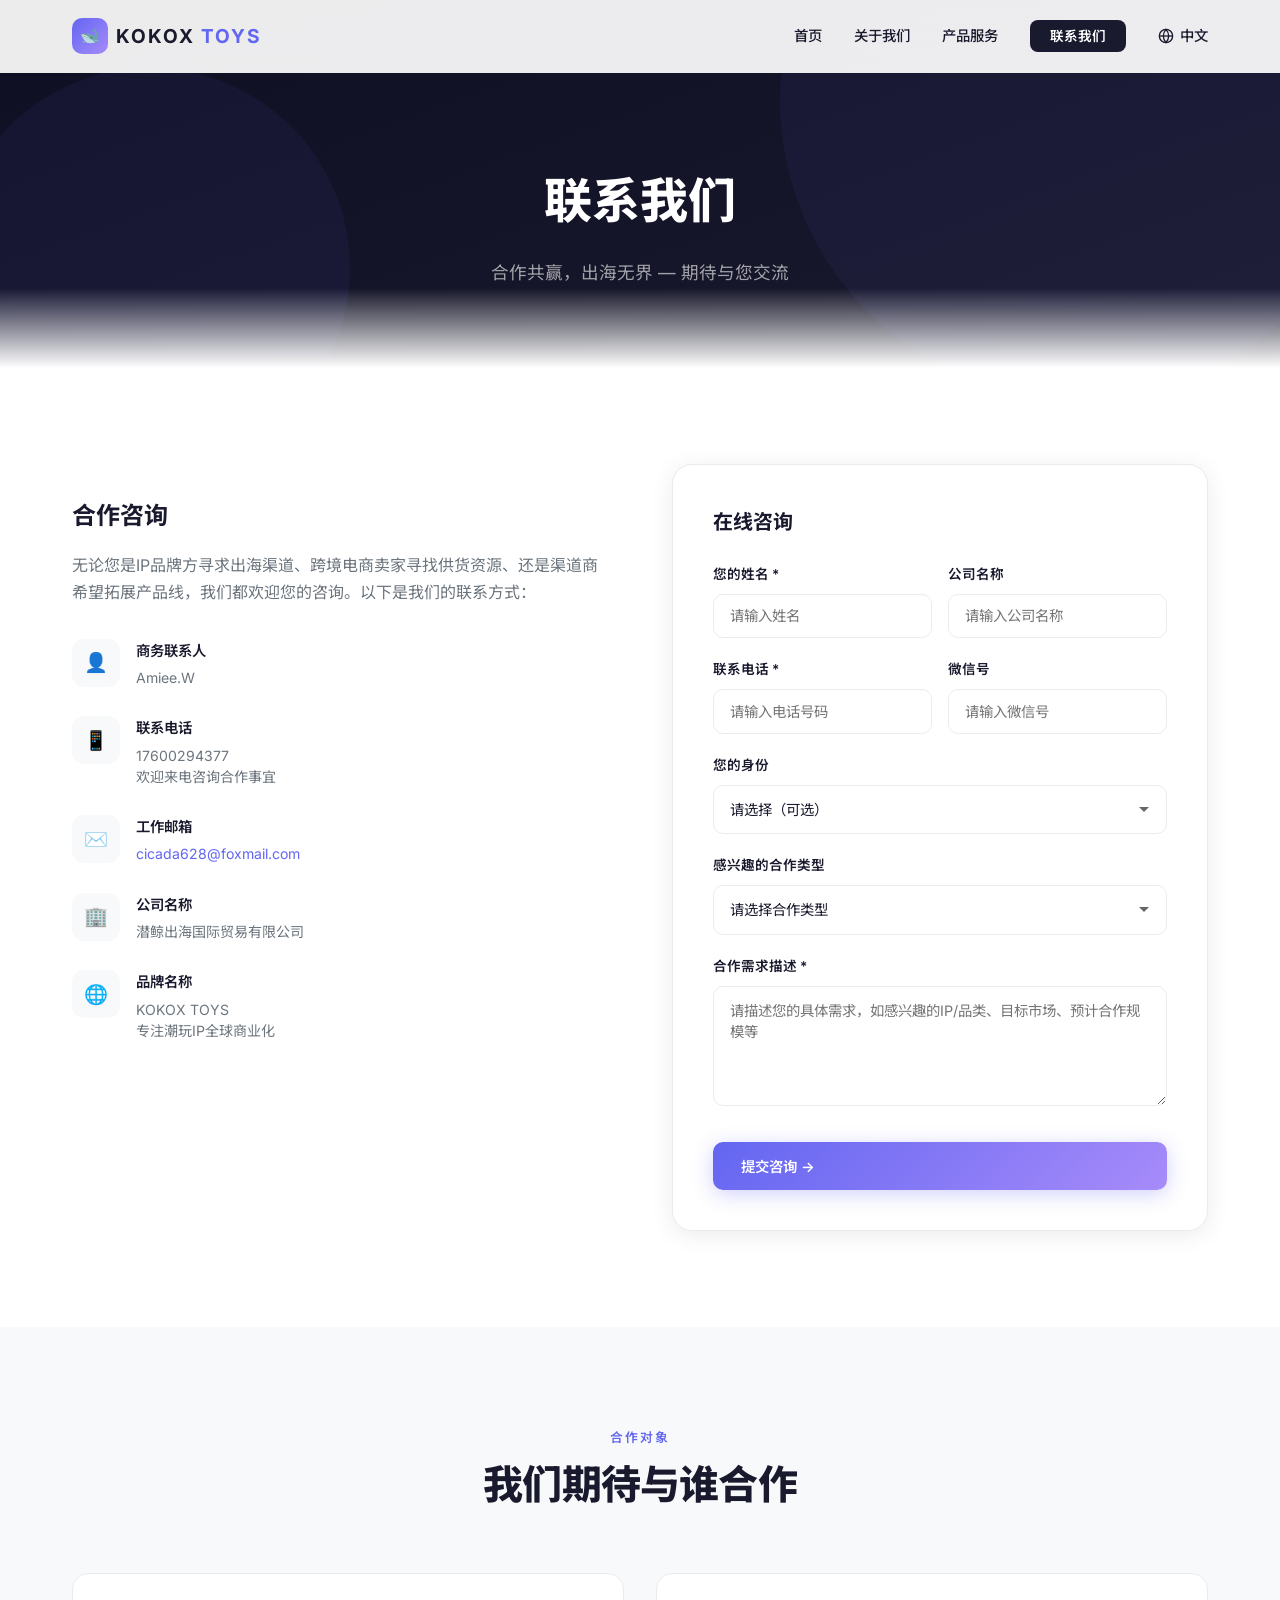
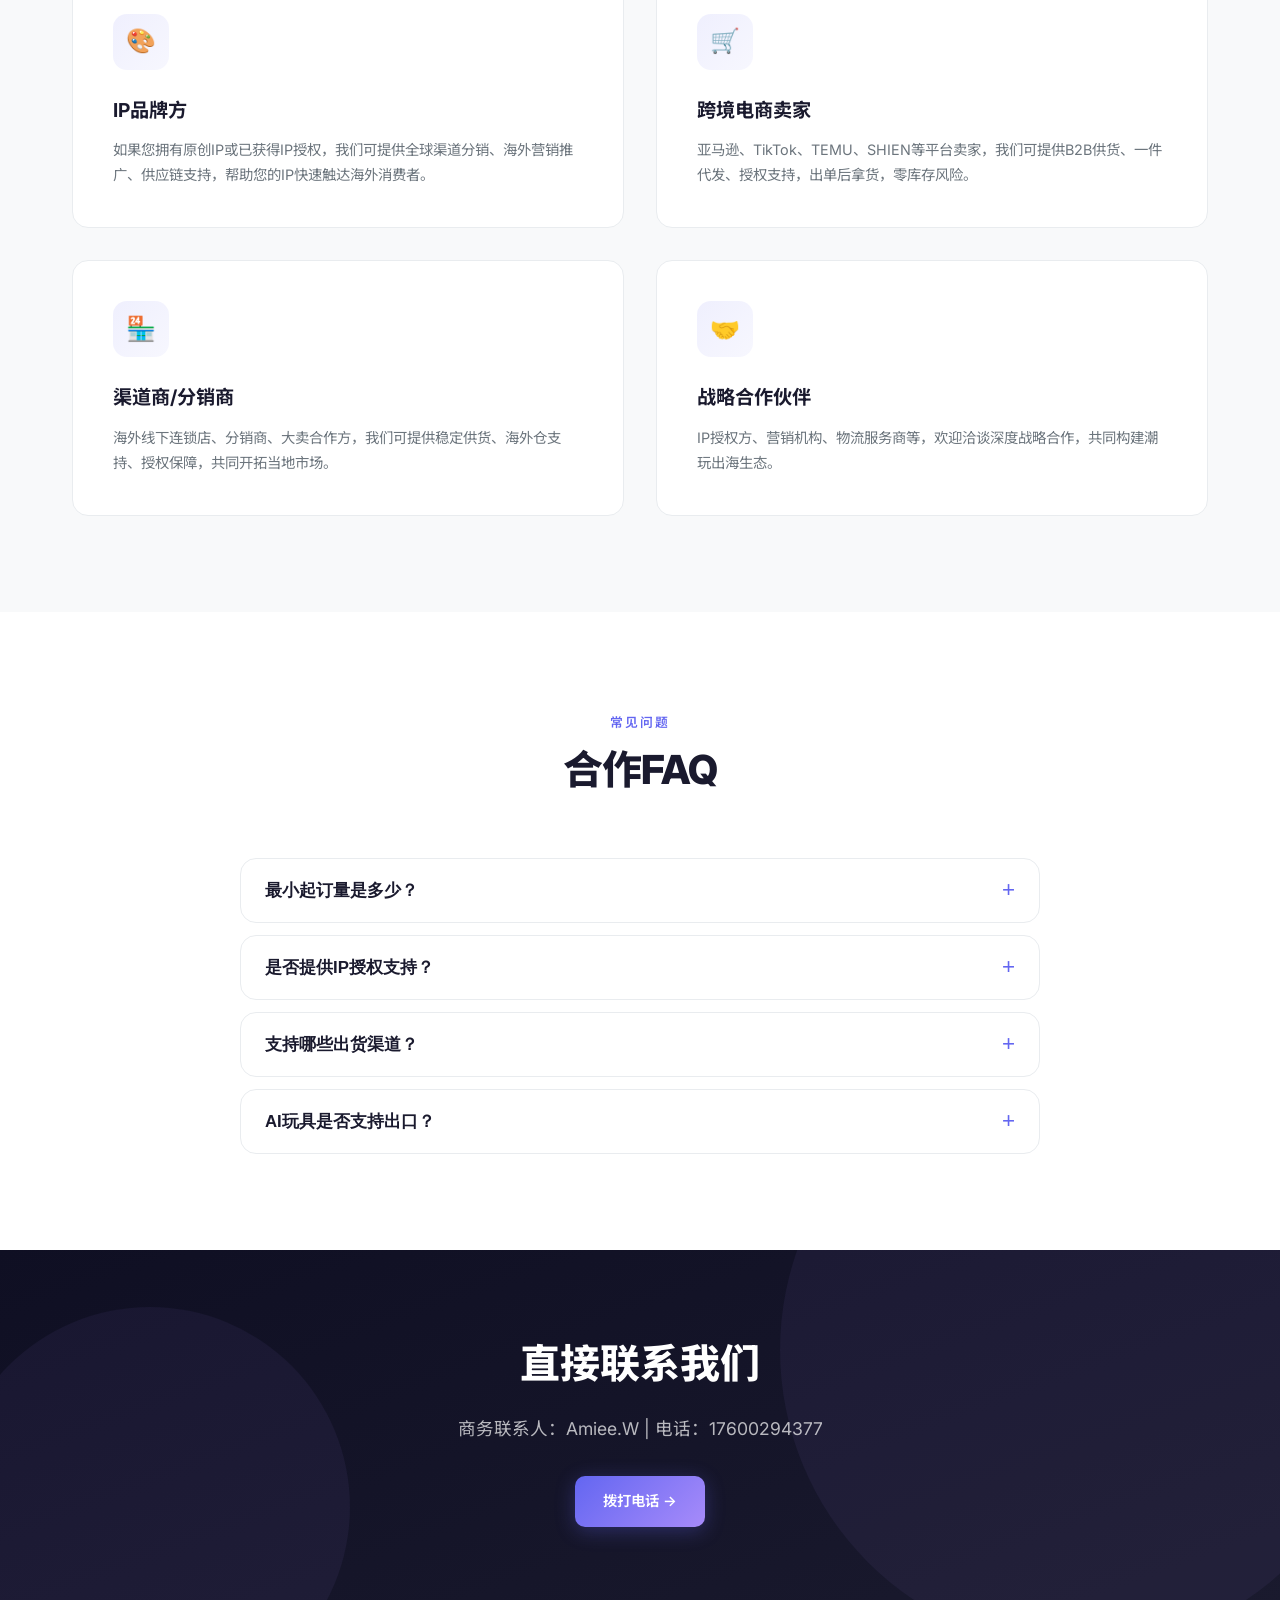
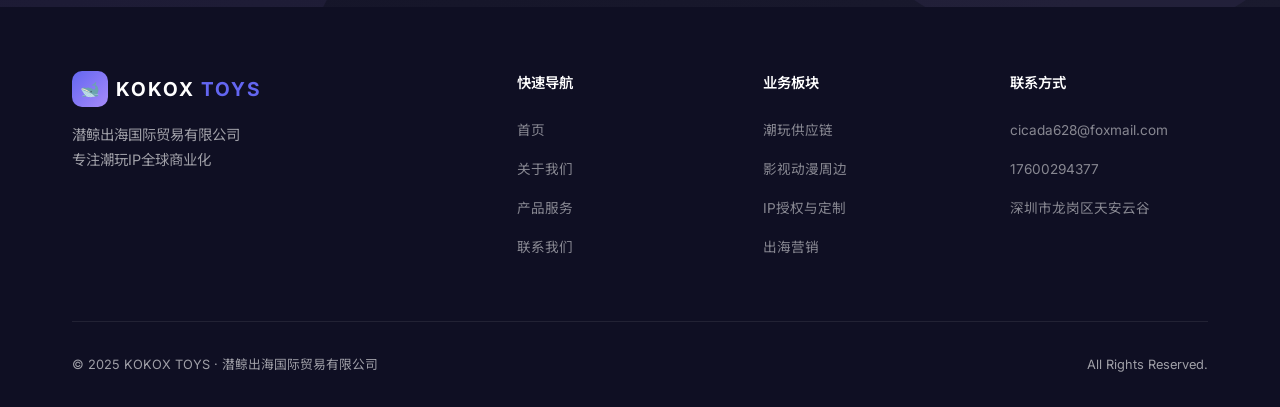
<file: contact.html>
<!DOCTYPE html>
<html lang="zh-CN">
<head>
  <meta charset="UTF-8">
  <meta name="viewport" content="width=device-width, initial-scale=1.0">
  <title>联系我们 - KOKOX TOYS | 潜鲸出海国际贸易有限公司</title>
  <meta name="description" content="联系KOKOX TOYS（潜鲸出海国际贸易有限公司），获取潮玩IP供货、合作方案咨询。">
  <link rel="stylesheet" href="styles.css">
  <link rel="icon" href="data:image/svg+xml,<svg xmlns='http://www.w3.org/2000/svg' viewBox='0 0 100 100'><text y='.9em' font-size='90'>🐋</text></svg>">
</head>
<body>
  <!-- Navigation -->
  <nav class="navbar" id="navbar">
    <div class="nav-container">
      <a href="index.html" class="nav-logo">
        <div class="nav-logo-icon">🐋</div>
        <div class="nav-logo-text">KOKOX <span>TOYS</span></div>
      </a>
      <ul class="nav-links" id="navLinks">
        <li><a href="index.html" data-i18n="nav_home">首页</a></li>
        <li><a href="about.html" data-i18n="nav_about">关于我们</a></li>
        <li><a href="products.html" data-i18n="nav_products">产品服务</a></li>
        <li><a href="contact.html" class="active nav-cta" data-i18n="nav_contact">联系我们</a></li>
        <li class="lang-switcher">
          <button class="lang-toggle" onclick="toggleLangDropdown()" aria-label="切换语言">
            <svg viewBox="0 0 24 24" fill="none" stroke="currentColor" stroke-width="2" width="16" height="16"><circle cx="12" cy="12" r="10"/><line x1="2" y1="12" x2="22" y2="12"/><path d="M12 2a15.3 15.3 0 0 1 4 10 15.3 15.3 0 0 1-4 10 15.3 15.3 0 0 1-4-10 15.3 15.3 0 0 1 4-10z"/></svg>
            <span class="lang-current">中文</span>
          </button>
          <div class="lang-dropdown">
            <button class="lang-btn" data-lang="zh">中文</button>
            <button class="lang-btn" data-lang="en">English</button>
            <button class="lang-btn" data-lang="es">Español</button>
            <button class="lang-btn" data-lang="ar">العربية</button>
            <button class="lang-btn" data-lang="ko">한국어</button>
            <button class="lang-btn" data-lang="ja">日本語</button>
          </div>
        </li>
      </ul>
      <button class="nav-toggle" id="navToggle" aria-label="菜单">
        <span></span>
        <span></span>
        <span></span>
      </button>
    </div>
  </nav>

  <!-- Page Banner -->
  <section class="page-banner">
    <div class="hero-bg-shapes">
      <div class="hero-shape"></div>
      <div class="hero-shape"></div>
    </div>
    <div class="container">
      <h1 data-i18n="contact_banner_title">联系我们</h1>
      <p data-i18n="contact_banner_desc">合作共赢，出海无界 — 期待与您交流</p>
    </div>
  </section>

  <!-- Contact Section -->
  <section class="section">
    <div class="container">
      <div class="contact-grid">
        <div class="contact-info">
          <h3 data-i18n="contact_info_title">合作咨询</h3>
          <p data-i18n="contact_info_desc">无论您是IP品牌方寻求出海渠道、跨境电商卖家寻找供货资源、还是渠道商希望拓展产品线，我们都欢迎您的咨询。以下是我们的联系方式：</p>

          <div class="contact-item">
            <div class="contact-icon">👤</div>
            <div>
              <h4 data-i18n="contact_name">商务联系人</h4>
              <p>Amiee.W</p>
            </div>
          </div>

          <div class="contact-item">
            <div class="contact-icon">📱</div>
            <div>
              <h4 data-i18n="contact_phone">联系电话</h4>
              <p>17600294377</p>
              <p data-i18n="contact_phone_note">欢迎来电咨询合作事宜</p>
            </div>
          </div>

          <div class="contact-item">
            <div class="contact-icon">✉️</div>
            <div>
              <h4 data-i18n="contact_email">工作邮箱</h4>
              <p><a href="mailto:cicada628@foxmail.com" style="color:var(--accent);text-decoration:none;">cicada628@foxmail.com</a></p>
            </div>
          </div>

          <div class="contact-item">
            <div class="contact-icon">🏢</div>
            <div>
              <h4 data-i18n="contact_company">公司名称</h4>
              <p>潜鲸出海国际贸易有限公司</p>
            </div>
          </div>

          <div class="contact-item">
            <div class="contact-icon">🌐</div>
            <div>
              <h4 data-i18n="contact_brand">品牌名称</h4>
              <p>KOKOX TOYS</p>
              <p data-i18n="contact_brand_desc">专注潮玩IP全球商业化</p>
            </div>
          </div>

        </div>

        <div class="contact-form">
          <h3 style="font-size:1.25rem;font-weight:700;margin-bottom:1.5rem;" data-i18n="contact_form_title">在线咨询</h3>
          <form id="contactForm" action="https://api.web3forms.com/submit" method="POST">
            <input type="hidden" name="access_key" value="373d7757-b5d4-4df8-83a9-b6d79f3f857d">
            <input type="hidden" name="subject" value="KOKOX TOYS 官网 - 新的合作咨询">
            <input type="hidden" name="from_name" value="KOKOX TOYS 官网">
            <input type="checkbox" name="botcheck" style="display:none">
            <div class="form-row">
              <div class="form-group">
                <label for="name" data-i18n="contact_label_name">您的姓名 *</label>
                <input type="text" id="name" name="name" placeholder="请输入姓名" required data-i18n-placeholder="contact_ph_name">
              </div>
              <div class="form-group">
                <label for="company" data-i18n="contact_label_company">公司名称</label>
                <input type="text" id="company" name="company" placeholder="请输入公司名称" data-i18n-placeholder="contact_ph_company">
              </div>
            </div>
            <div class="form-row">
              <div class="form-group">
                <label for="phone" data-i18n="contact_label_phone">联系电话 *</label>
                <input type="tel" id="phone" name="phone" placeholder="请输入电话号码" required data-i18n-placeholder="contact_ph_phone">
              </div>
              <div class="form-group">
                <label for="wechat" data-i18n="contact_label_wechat">微信号</label>
                <input type="text" id="wechat" name="wechat" placeholder="请输入微信号" data-i18n-placeholder="contact_ph_wechat">
              </div>
            </div>
            <div class="form-group">
              <label for="identity" data-i18n="contact_label_identity">您的身份</label>
              <select id="identity" name="identity">
                <option value="" data-i18n="contact_ph_identity">请选择（可选）</option>
                <option value="IP品牌方" data-i18n="contact_id_opt1">IP品牌方</option>
                <option value="跨境电商卖家" data-i18n="contact_id_opt2">跨境电商卖家</option>
                <option value="渠道商/分销商" data-i18n="contact_id_opt3">渠道商/分销商</option>
                <option value="电商平台商家" data-i18n="contact_id_opt4">电商平台商家</option>
                <option value="其他" data-i18n="contact_id_opt5">其他</option>
              </select>
            </div>
            <div class="form-group">
              <label for="service" data-i18n="contact_label_service">感兴趣的合作类型</label>
              <select id="service" name="service">
                <option value="" data-i18n="contact_ph_service">请选择合作类型</option>
                <option value="B2B供货合作" data-i18n="contact_svc_opt1">B2B供货合作</option>
                <option value="IP授权合作" data-i18n="contact_svc_opt2">IP授权合作</option>
                <option value="盲盒/谷子/卡牌产品" data-i18n="contact_svc_opt3">盲盒/谷子/卡牌产品</option>
                <option value="AI玩具产品" data-i18n="contact_svc_opt4">AI玩具产品</option>
                <option value="IP定制解决方案" data-i18n="contact_svc_opt5">IP定制解决方案</option>
                <option value="出海营销合作" data-i18n="contact_svc_opt6">出海营销合作</option>
                <option value="全品类合作" data-i18n="contact_svc_opt7">全品类合作</option>
              </select>
            </div>
            <div class="form-group">
              <label for="message" data-i18n="contact_label_message">合作需求描述 *</label>
              <textarea id="message" name="message" placeholder="请描述您的具体需求，如感兴趣的IP/品类、目标市场、预计合作规模等" required data-i18n-placeholder="contact_ph_message"></textarea>
            </div>
            <button type="submit" id="submitBtn" class="btn btn-primary form-submit" data-i18n="contact_btn">提交咨询 →</button>
          </form>
          <div id="formSuccess" style="display:none;text-align:center;padding:2rem 0;">
            <div style="font-size:3rem;margin-bottom:1rem;">✅</div>
            <h3 style="margin-bottom:0.5rem;" data-i18n="contact_success_title">提交成功！</h3>
            <p style="color:var(--gray);" data-i18n="contact_success_p1">感谢您的咨询，我们将在24小时内与您联系。</p>
            <p style="color:var(--gray);margin-top:0.5rem;">紧急事务请直接致电：<strong>17600294377（Amiee.W）</strong></p>
          </div>
        </div>
      </div>
    </div>
  </section>

  <!-- Cooperation Target -->
  <section class="section features">
    <div class="container">
      <div class="section-header">
        <div class="section-label" data-i18n="contact_target_label">合作对象</div>
        <h2 data-i18n="contact_target_title">我们期待与谁合作</h2>
      </div>
      <div class="services-grid" style="grid-template-columns: repeat(2, 1fr);">
        <div class="service-card">
          <div class="service-icon">🎨</div>
          <h3 data-i18n="target1_title">IP品牌方</h3>
          <p data-i18n="target1_desc">如果您拥有原创IP或已获得IP授权，我们可提供全球渠道分销、海外营销推广、供应链支持，帮助您的IP快速触达海外消费者。</p>
        </div>
        <div class="service-card">
          <div class="service-icon">🛒</div>
          <h3 data-i18n="target2_title">跨境电商卖家</h3>
          <p data-i18n="target2_desc">亚马逊、TikTok、TEMU、SHIEN等平台卖家，我们可提供B2B供货、一件代发、授权支持，出单后拿货，零库存风险。</p>
        </div>
        <div class="service-card">
          <div class="service-icon">🏪</div>
          <h3 data-i18n="target3_title">渠道商/分销商</h3>
          <p data-i18n="target3_desc">海外线下连锁店、分销商、大卖合作方，我们可提供稳定供货、海外仓支持、授权保障，共同开拓当地市场。</p>
        </div>
        <div class="service-card">
          <div class="service-icon">🤝</div>
          <h3 data-i18n="target4_title">战略合作伙伴</h3>
          <p data-i18n="target4_desc">IP授权方、营销机构、物流服务商等，欢迎洽谈深度战略合作，共同构建潮玩出海生态。</p>
        </div>
      </div>
    </div>
  </section>

  <!-- FAQ -->
  <section class="section">
    <div class="container">
      <div class="section-header">
        <div class="section-label" data-i18n="contact_faq_label">常见问题</div>
        <h2 data-i18n="contact_faq_title">合作FAQ</h2>
      </div>
      <div class="faq-list">
        <div class="faq-item">
          <button class="faq-question" onclick="toggleFaq(this)">
            <span data-i18n="faq1_title">最小起订量是多少？</span>
            <span class="faq-arrow">+</span>
          </button>
          <div class="faq-answer">
            <p data-i18n="faq1_desc">一箱起拿，出单后拿货。部分产品支持一件代发，零库存风险，非常适合中小卖家试水新市场。</p>
          </div>
        </div>
        <div class="faq-item">
          <button class="faq-question" onclick="toggleFaq(this)">
            <span data-i18n="faq2_title">是否提供IP授权支持？</span>
            <span class="faq-arrow">+</span>
          </button>
          <div class="faq-answer">
            <p data-i18n="faq2_desc">是的，我们持有大量国际IP授权资源，大部分产品可提供授权支持。可报备上跨境电商平台，合规经营。</p>
          </div>
        </div>
        <div class="faq-item">
          <button class="faq-question" onclick="toggleFaq(this)">
            <span data-i18n="faq3_title">支持哪些出货渠道？</span>
            <span class="faq-arrow">+</span>
          </button>
          <div class="faq-answer">
            <p data-i18n="faq3_desc">B2B供货给平台商家 + C端自营（TikTok/TEMU/SHIEN）+ 海外线下门店 + 海外仓（阿联酋），多渠道灵活选择。</p>
          </div>
        </div>
        <div class="faq-item">
          <button class="faq-question" onclick="toggleFaq(this)">
            <span data-i18n="faq4_title">AI玩具是否支持出口？</span>
            <span class="faq-arrow">+</span>
          </button>
          <div class="faq-answer">
            <p data-i18n="faq4_desc">支持。AI毛绒玩具支持40+国语言，搭载海外版ChatGPT/Google大模型，专为出海市场设计。</p>
          </div>
        </div>
      </div>
    </div>
  </section>

  <!-- CTA -->
  <section class="cta-section">
    <div class="hero-bg-shapes">
      <div class="hero-shape"></div>
      <div class="hero-shape"></div>
    </div>
    <div class="container">
      <div class="cta-content">
        <h2 data-i18n="cta_contact_title">直接联系我们</h2>
        <p data-i18n="cta_contact_desc">商务联系人：Amiee.W | 电话：17600294377</p>
        <a href="tel:17600294377" class="btn btn-primary" data-i18n="cta_contact_btn">拨打电话 →</a>
      </div>
    </div>
  </section>

  <!-- Footer -->
  <footer class="footer">
    <div class="container">
      <div class="footer-grid">
        <div class="footer-brand">
          <a href="index.html" class="nav-logo">
            <div class="nav-logo-icon">🐋</div>
            <div class="nav-logo-text">KOKOX <span>TOYS</span></div>
          </a>
          <p data-i18n-html="footer_brand_desc">潜鲸出海国际贸易有限公司<br>专注潮玩IP全球商业化</p>
        </div>
        <div class="footer-col">
          <h4 data-i18n="footer_nav">快速导航</h4>
          <ul>
            <li><a href="index.html" data-i18n="nav_home">首页</a></li>
            <li><a href="about.html" data-i18n="nav_about">关于我们</a></li>
            <li><a href="products.html" data-i18n="nav_products">产品服务</a></li>
            <li><a href="contact.html" data-i18n="nav_contact">联系我们</a></li>
          </ul>
        </div>
        <div class="footer-col">
          <h4 data-i18n="footer_biz">业务板块</h4>
          <ul>
            <li><a href="products.html" data-i18n="footer_biz1">潮玩供应链</a></li>
            <li><a href="products.html" data-i18n="footer_biz2">影视动漫周边</a></li>
            <li><a href="products.html" data-i18n="footer_biz3">IP授权与定制</a></li>
            <li><a href="products.html" data-i18n="footer_biz4">出海营销</a></li>
          </ul>
        </div>
        <div class="footer-col">
          <h4 data-i18n="footer_contact">联系方式</h4>
          <ul>
            <li><a href="mailto:cicada628@foxmail.com">cicada628@foxmail.com</a></li>
            <li><a href="tel:17600294377">17600294377</a></li>
            <li><a href="contact.html" data-i18n="footer_city">深圳市龙岗区天安云谷</a></li>
          </ul>
        </div>
      </div>
      <div class="footer-bottom">
        <p>© 2025 KOKOX TOYS · 潜鲸出海国际贸易有限公司</p>
        <p>All Rights Reserved.</p>
      </div>
    </div>
  </footer>

  <script>
    const navbar = document.getElementById('navbar');
    window.addEventListener('scroll', () => {
      navbar.classList.toggle('scrolled', window.scrollY > 50);
    });

    const navToggle = document.getElementById('navToggle');
    const navLinks = document.getElementById('navLinks');
    navToggle.addEventListener('click', () => {
      navLinks.classList.toggle('active');
    });

    // FAQ 手风琴
    function toggleFaq(btn) {
      const item = btn.parentElement;
      const isOpen = item.classList.contains('active');
      // 关闭所有
      document.querySelectorAll('.faq-item').forEach(i => i.classList.remove('active'));
      // 如果之前没打开，则打开当前
      if (!isOpen) item.classList.add('active');
    }

    // AJAX 表单提交 → 自动发邮件，用户无感
    const form = document.getElementById('contactForm');
    const success = document.getElementById('formSuccess');
    const submitBtn = document.getElementById('submitBtn');

    form.addEventListener('submit', function(e) {
      e.preventDefault();
      submitBtn.disabled = true;
      submitBtn.textContent = '提交中...';

      const name = document.getElementById('name').value.trim();
      const company = document.getElementById('company').value.trim();
      const phone = document.getElementById('phone').value.trim();
      const wechat = document.getElementById('wechat').value.trim();
      const identity = document.getElementById('identity').value;
      const service = document.getElementById('service').value;
      const message = document.getElementById('message').value.trim();

      // 组装中文邮件内容，避免字段名乱码
      let body = '姓名：' + name + '\n';
      if (company) body += '公司名称：' + company + '\n';
      body += '联系电话：' + phone + '\n';
      if (wechat) body += '微信号：' + wechat + '\n';
      if (identity) body += '身份类型：' + identity + '\n';
      if (service) body += '合作类型：' + service + '\n';
      body += '需求描述：\n' + message;

      const formData = new FormData();
      formData.append('access_key', '373d7757-b5d4-4df8-83a9-b6d79f3f857d');
      formData.append('subject', 'KOKOX TOYS 官网 - 合作咨询（' + name + '）');
      formData.append('from_name', 'KOKOX TOYS 官网');
      formData.append('message', body);

      fetch('https://api.web3forms.com/submit', {
        method: 'POST',
        body: formData
      })
      .then(res => res.json())
      .then(data => {
        form.style.display = 'none';
        success.style.display = 'block';
      })
      .catch(() => {
        alert('提交失败，请稍后重试或直接致电 17600294377（Amiee.W）');
        submitBtn.disabled = false;
        submitBtn.textContent = '提交咨询 →';
      });
    });
  </script>
  <script src="i18n.js"></script>
</body>
</html>
</file>
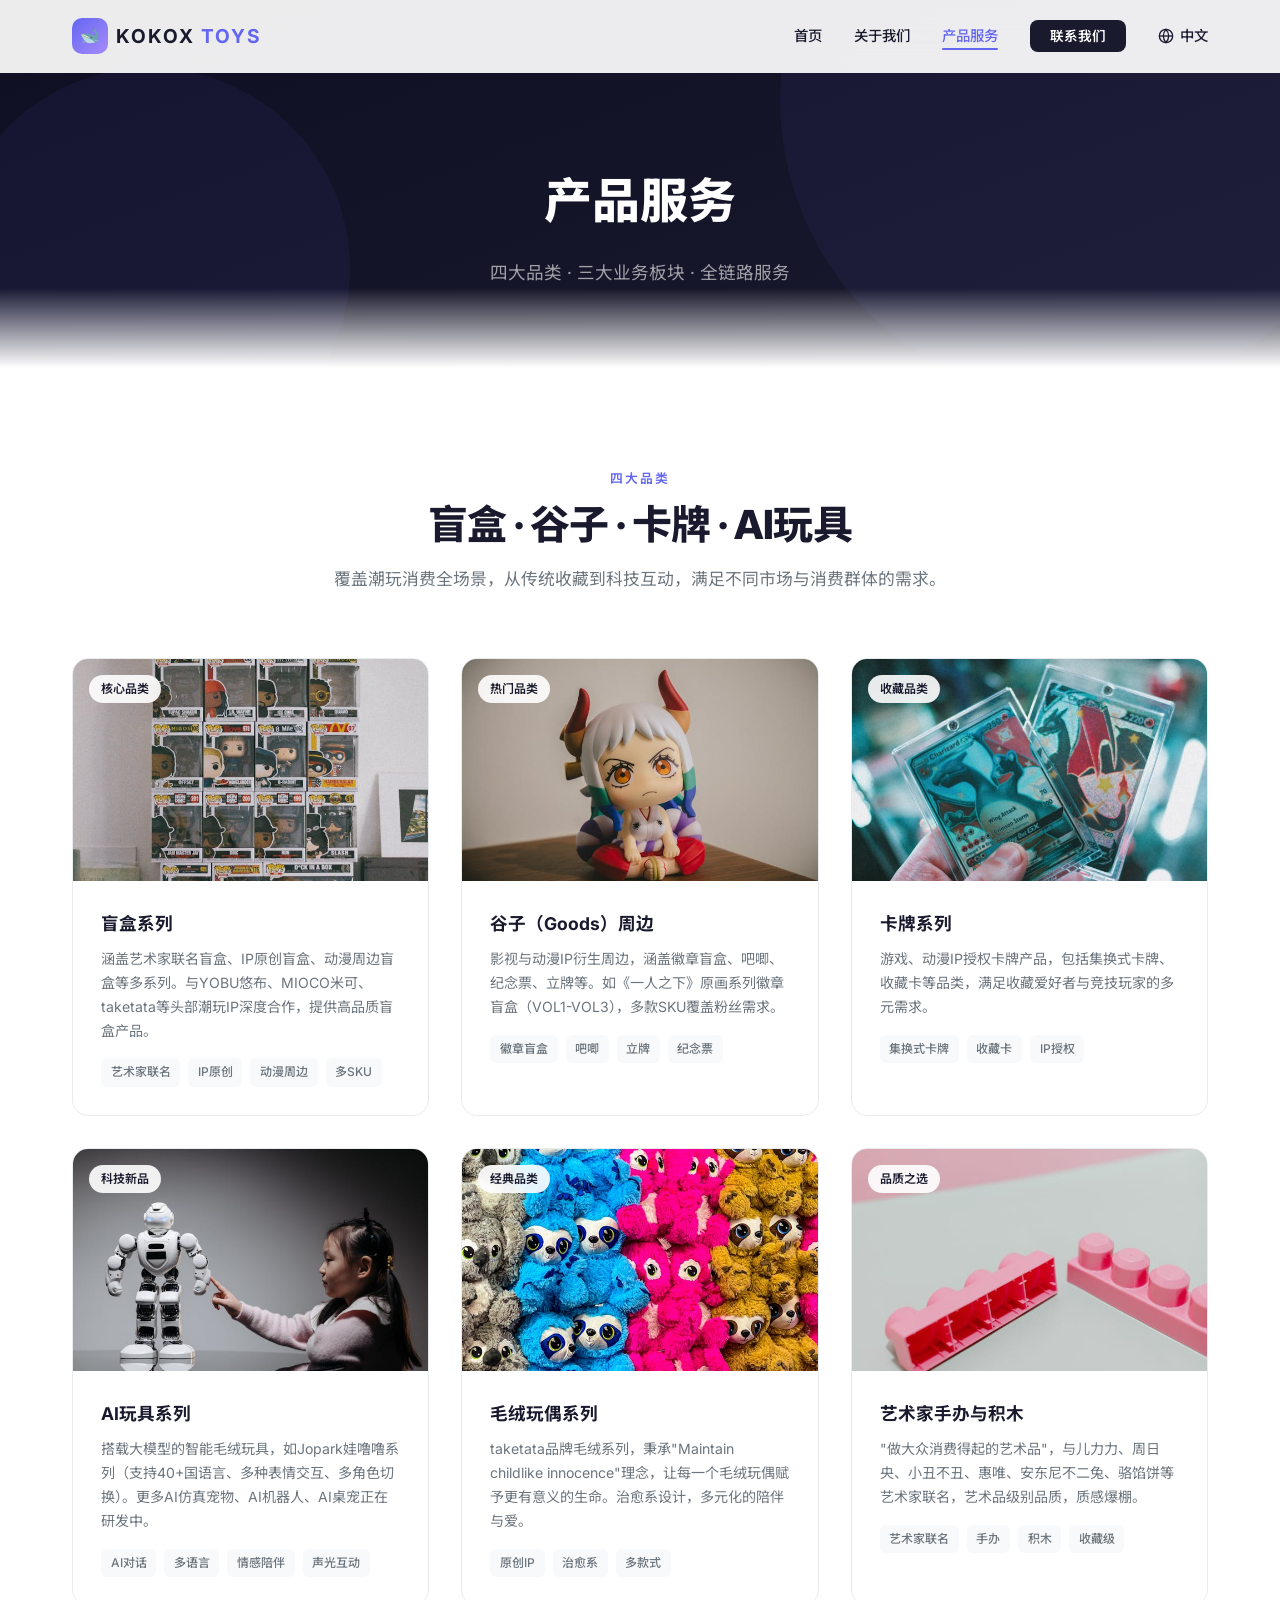
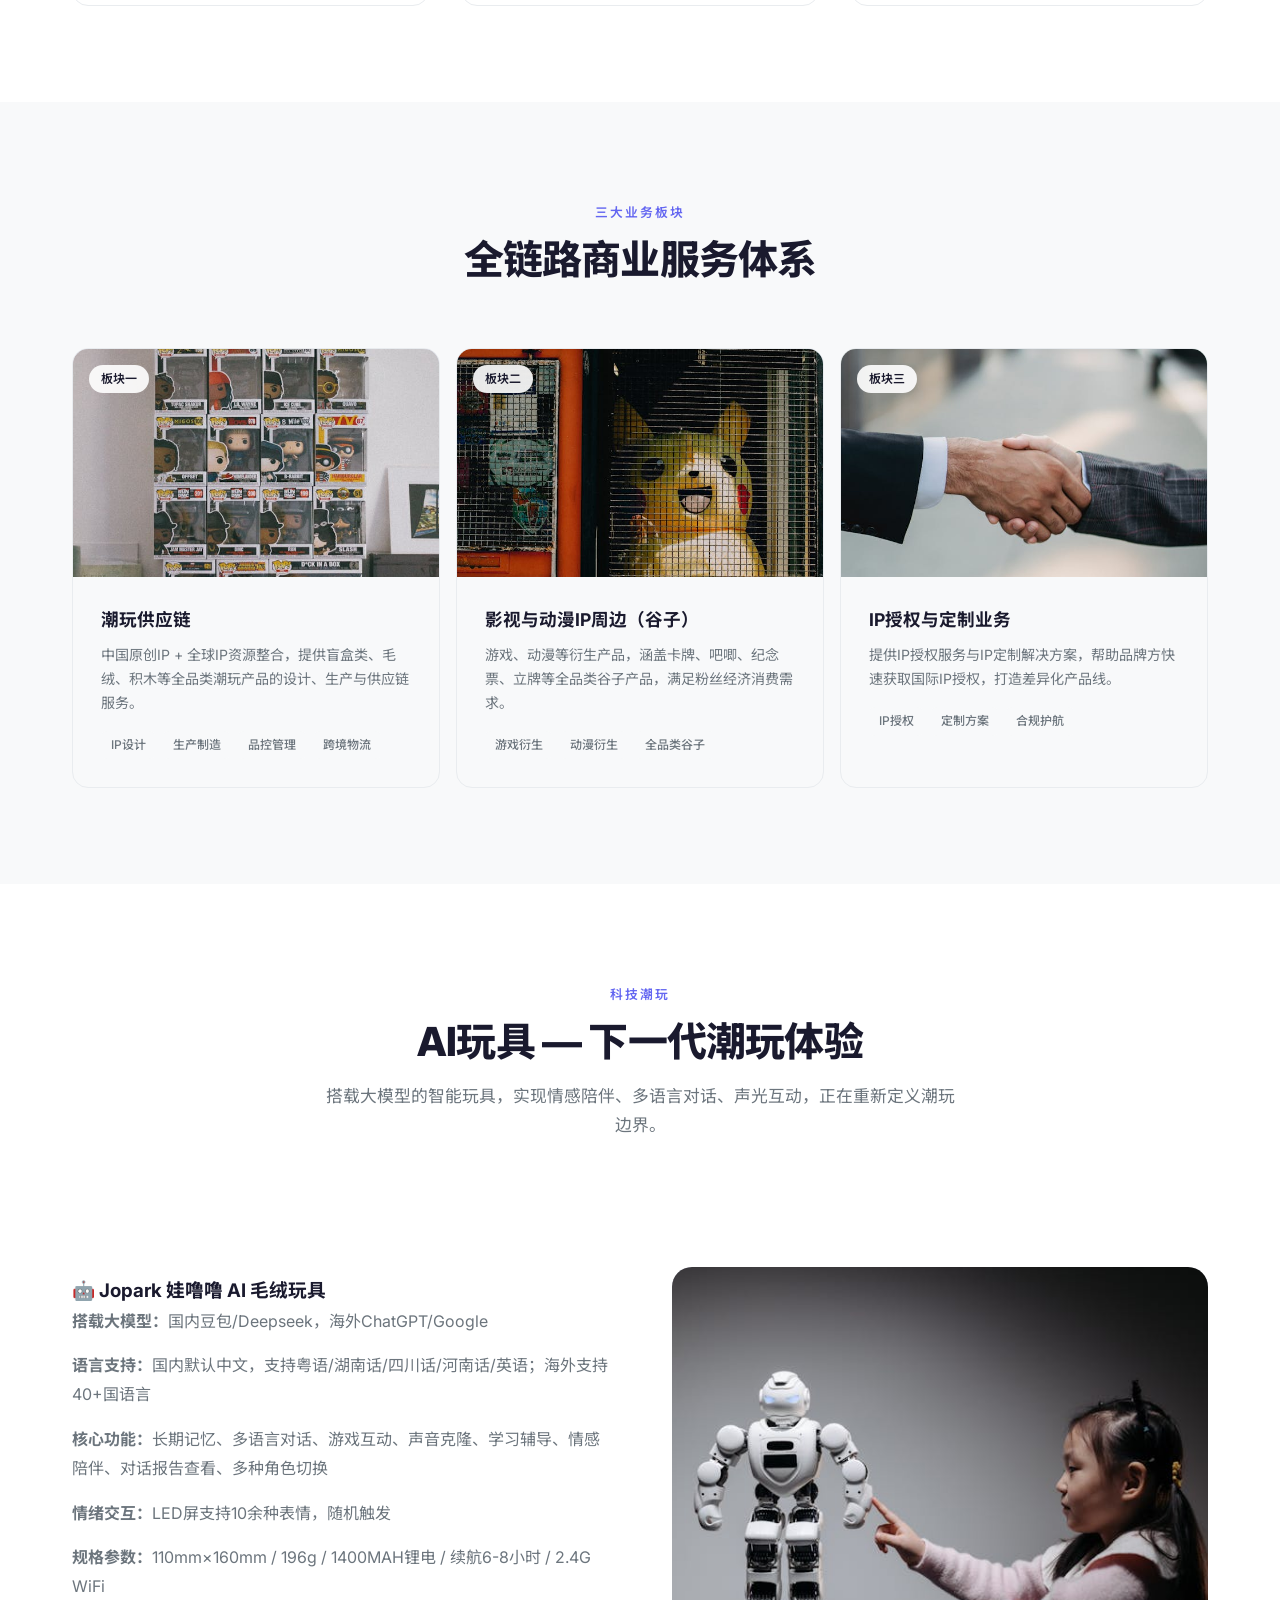
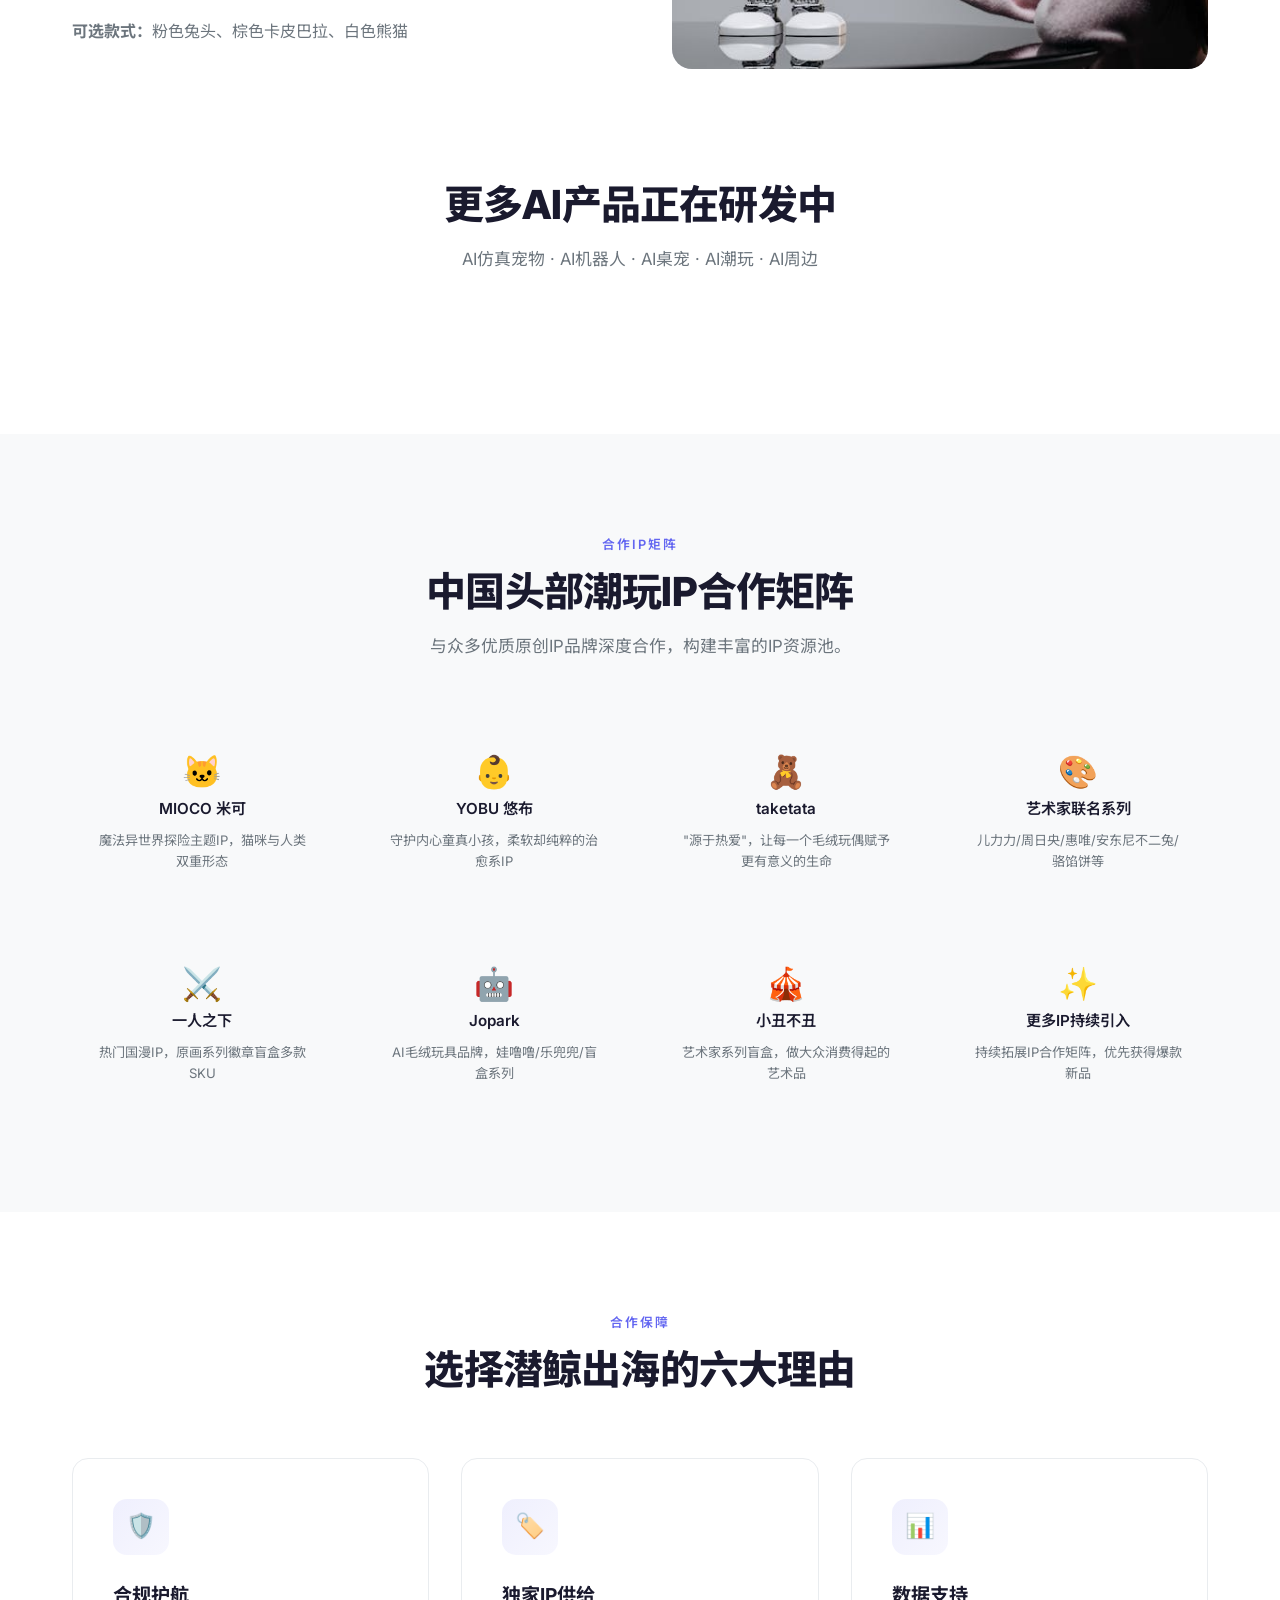
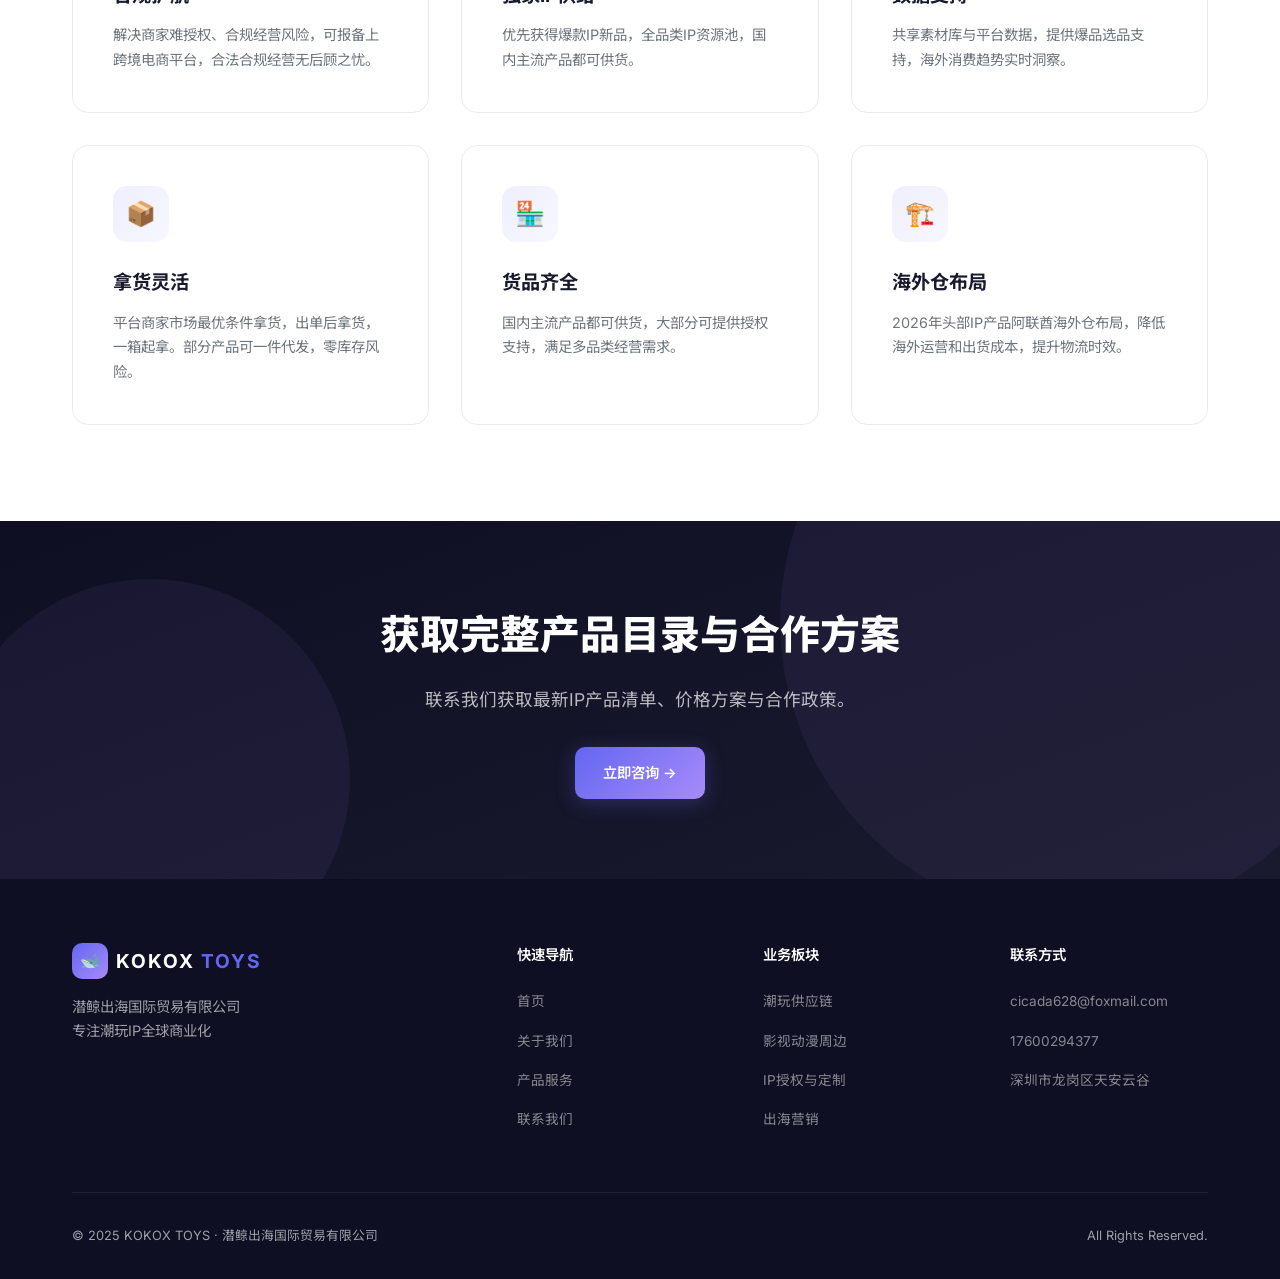
<file: products.html>
<!DOCTYPE html>
<html lang="zh-CN">
<head>
  <meta charset="UTF-8">
  <meta name="viewport" content="width=device-width, initial-scale=1.0">
  <title>产品服务 - KOKOX TOYS | 潜鲸出海国际贸易有限公司</title>
  <meta name="description" content="KOKOX TOYS四大品类：盲盒、谷子、卡牌、AI玩具，覆盖潮玩供应链、IP授权与定制、出海营销全链路服务。">
  <link rel="stylesheet" href="styles.css">
  <link rel="icon" href="data:image/svg+xml,<svg xmlns='http://www.w3.org/2000/svg' viewBox='0 0 100 100'><text y='.9em' font-size='90'>🐋</text></svg>">
</head>
<body>
  <!-- Navigation -->
  <nav class="navbar" id="navbar">
    <div class="nav-container">
      <a href="index.html" class="nav-logo">
        <div class="nav-logo-icon">🐋</div>
        <div class="nav-logo-text">KOKOX <span>TOYS</span></div>
      </a>
      <ul class="nav-links" id="navLinks">
        <li><a href="index.html" data-i18n="nav_home">首页</a></li>
        <li><a href="about.html" data-i18n="nav_about">关于我们</a></li>
        <li><a href="products.html" class="active" data-i18n="nav_products">产品服务</a></li>
        <li><a href="contact.html" class="nav-cta" data-i18n="nav_contact">联系我们</a></li>
        <li class="lang-switcher">
          <button class="lang-toggle" onclick="toggleLangDropdown()" aria-label="切换语言">
            <svg viewBox="0 0 24 24" fill="none" stroke="currentColor" stroke-width="2" width="16" height="16"><circle cx="12" cy="12" r="10"/><line x1="2" y1="12" x2="22" y2="12"/><path d="M12 2a15.3 15.3 0 0 1 4 10 15.3 15.3 0 0 1-4 10 15.3 15.3 0 0 1-4-10 15.3 15.3 0 0 1 4-10z"/></svg>
            <span class="lang-current">中文</span>
          </button>
          <div class="lang-dropdown">
            <button class="lang-btn" data-lang="zh">中文</button>
            <button class="lang-btn" data-lang="en">English</button>
            <button class="lang-btn" data-lang="es">Español</button>
            <button class="lang-btn" data-lang="ar">العربية</button>
            <button class="lang-btn" data-lang="ko">한국어</button>
            <button class="lang-btn" data-lang="ja">日本語</button>
          </div>
        </li>
      </ul>
      <button class="nav-toggle" id="navToggle" aria-label="菜单">
        <span></span>
        <span></span>
        <span></span>
      </button>
    </div>
  </nav>

  <!-- Page Banner -->
  <section class="page-banner">
    <div class="hero-bg-shapes">
      <div class="hero-shape"></div>
      <div class="hero-shape"></div>
    </div>
    <div class="container">
      <h1 data-i18n="products_banner_title">产品服务</h1>
      <p data-i18n="products_banner_desc">四大品类 · 三大业务板块 · 全链路服务</p>
    </div>
  </section>

  <!-- Four Categories -->
  <section class="section">
    <div class="container">
      <div class="section-header">
        <div class="section-label" data-i18n="products_cat_label">四大品类</div>
        <h2 data-i18n="products_cat_title">盲盒 · 谷子 · 卡牌 · AI玩具</h2>
        <p data-i18n="products_cat_desc">覆盖潮玩消费全场景，从传统收藏到科技互动，满足不同市场与消费群体的需求。</p>
      </div>
      <div class="products-grid">
        <!-- 盲盒 -->
        <div class="product-card">
          <div class="product-image p1">
            <img src="images/blind-box.jpg" alt="盲盒系列" loading="lazy">
            <span class="product-tag" data-i18n="cat1_tag">核心品类</span>
          </div>
          <div class="product-info">
            <h3 data-i18n="cat1_title">盲盒系列</h3>
            <p data-i18n="cat1_desc">涵盖艺术家联名盲盒、IP原创盲盒、动漫周边盲盒等多系列。与YOBU悠布、MIOCO米可、taketata等头部潮玩IP深度合作，提供高品质盲盒产品。</p>
            <div class="product-features">
              <span class="product-feature-tag">艺术家联名</span>
              <span class="product-feature-tag">IP原创</span>
              <span class="product-feature-tag">动漫周边</span>
              <span class="product-feature-tag">多SKU</span>
            </div>
          </div>
        </div>

        <!-- 谷子 -->
        <div class="product-card">
          <div class="product-image p2">
            <img src="images/anime-figures.jpg" alt="谷子周边" loading="lazy">
            <span class="product-tag" data-i18n="cat2_tag">热门品类</span>
          </div>
          <div class="product-info">
            <h3 data-i18n="cat2_title">谷子（Goods）周边</h3>
            <p data-i18n="cat2_desc">影视与动漫IP衍生周边，涵盖徽章盲盒、吧唧、纪念票、立牌等。如《一人之下》原画系列徽章盲盒（VOL1-VOL3），多款SKU覆盖粉丝需求。</p>
            <div class="product-features">
              <span class="product-feature-tag">徽章盲盒</span>
              <span class="product-feature-tag">吧唧</span>
              <span class="product-feature-tag">立牌</span>
              <span class="product-feature-tag">纪念票</span>
            </div>
          </div>
        </div>

        <!-- 卡牌 -->
        <div class="product-card">
          <div class="product-image p3">
            <img src="images/cards-closeup.jpg" alt="卡牌系列" loading="lazy">
            <span class="product-tag" data-i18n="cat3_tag">收藏品类</span>
          </div>
          <div class="product-info">
            <h3 data-i18n="cat3_title">卡牌系列</h3>
            <p data-i18n="cat3_desc">游戏、动漫IP授权卡牌产品，包括集换式卡牌、收藏卡等品类，满足收藏爱好者与竞技玩家的多元需求。</p>
            <div class="product-features">
              <span class="product-feature-tag">集换式卡牌</span>
              <span class="product-feature-tag">收藏卡</span>
              <span class="product-feature-tag">IP授权</span>
            </div>
          </div>
        </div>

        <!-- AI玩具 -->
        <div class="product-card">
          <div class="product-image p4">
            <img src="images/ai-toy.jpg" alt="AI玩具系列" loading="lazy">
            <span class="product-tag" data-i18n="cat4_tag">科技新品</span>
          </div>
          <div class="product-info">
            <h3 data-i18n="cat4_title">AI玩具系列</h3>
            <p data-i18n="cat4_desc">搭载大模型的智能毛绒玩具，如Jopark娃噜噜系列（支持40+国语言、多种表情交互、多角色切换）。更多AI仿真宠物、AI机器人、AI桌宠正在研发中。</p>
            <div class="product-features">
              <span class="product-feature-tag">AI对话</span>
              <span class="product-feature-tag">多语言</span>
              <span class="product-feature-tag">情感陪伴</span>
              <span class="product-feature-tag">声光互动</span>
            </div>
          </div>
        </div>

        <!-- 毛绒 -->
        <div class="product-card">
          <div class="product-image p5">
            <img src="images/plush-toys.jpg" alt="毛绒玩偶系列" loading="lazy">
            <span class="product-tag" data-i18n="cat5_tag">经典品类</span>
          </div>
          <div class="product-info">
            <h3 data-i18n="cat5_title">毛绒玩偶系列</h3>
            <p data-i18n="cat5_desc">taketata品牌毛绒系列，秉承"Maintain childlike innocence"理念，让每一个毛绒玩偶赋予更有意义的生命。治愈系设计，多元化的陪伴与爱。</p>
            <div class="product-features">
              <span class="product-feature-tag">原创IP</span>
              <span class="product-feature-tag">治愈系</span>
              <span class="product-feature-tag">多款式</span>
            </div>
          </div>
        </div>

        <!-- 手办/积木 -->
        <div class="product-card">
          <div class="product-image p6">
            <img src="images/building-blocks.jpg" alt="艺术家手办与积木" loading="lazy">
            <span class="product-tag" data-i18n="cat6_tag">品质之选</span>
          </div>
          <div class="product-info">
            <h3 data-i18n="cat6_title">艺术家手办与积木</h3>
            <p data-i18n="cat6_desc">"做大众消费得起的艺术品"，与儿力力、周日央、小丑不丑、惠唯、安东尼不二兔、骆馅饼等艺术家联名，艺术品级别品质，质感爆棚。</p>
            <div class="product-features">
              <span class="product-feature-tag">艺术家联名</span>
              <span class="product-feature-tag">手办</span>
              <span class="product-feature-tag">积木</span>
              <span class="product-feature-tag">收藏级</span>
            </div>
          </div>
        </div>
      </div>
    </div>
  </section>

  <!-- Three Business Pillars -->
  <section class="section features">
    <div class="container">
      <div class="section-header">
        <div class="section-label" data-i18n="sec_pillars">三大业务板块</div>
        <h2>全链路商业服务体系</h2>
      </div>
      <div class="scroll-container">
        <div class="products-grid" style="grid-template-columns: repeat(3, 1fr);">
          <div class="product-card">
            <div class="product-image p1">
              <img src="images/blind-box.jpg" alt="潮玩供应链" loading="lazy">
              <span class="product-tag">板块一</span>
            </div>
            <div class="product-info">
              <h3 data-i18n="pillar1_title">潮玩供应链</h3>
              <p data-i18n="pillar1_desc">中国原创IP + 全球IP资源整合。提供盲盒类、毛绒、积木等全品类潮玩产品的IP设计、生产供应链服务。</p>
              <div class="product-features">
                <span class="product-feature-tag">IP设计</span>
                <span class="product-feature-tag">生产制造</span>
                <span class="product-feature-tag">品控管理</span>
                <span class="product-feature-tag">跨境物流</span>
              </div>
            </div>
          </div>
          <div class="product-card">
            <div class="product-image p2">
              <img src="images/anime-merchandise.jpg" alt="影视动漫IP周边" loading="lazy">
              <span class="product-tag">板块二</span>
            </div>
            <div class="product-info">
              <h3 data-i18n="pillar2_title">影视与动漫IP周边（谷子）</h3>
              <p data-i18n="pillar2_desc">游戏、动漫等衍生产品线，涵盖卡牌、吧唧、纪念票、立牌等全品类谷子产品，精准匹配粉丝经济消费场景。</p>
              <div class="product-features">
                <span class="product-feature-tag">游戏衍生</span>
                <span class="product-feature-tag">动漫衍生</span>
                <span class="product-feature-tag">全品类谷子</span>
              </div>
            </div>
          </div>
          <div class="product-card">
            <div class="product-image p3">
              <img src="images/ip-licensing.jpg" alt="IP授权与定制业务" loading="lazy">
              <span class="product-tag">板块三</span>
            </div>
            <div class="product-info">
              <h3 data-i18n="pillar3_title">IP授权与定制业务</h3>
              <p data-i18n="pillar3_desc">经典IP周边授权服务 + IP定制解决方案。帮助品牌方快速获取授权，打造差异化产品线，降低合规风险。</p>
              <div class="product-features">
                <span class="product-feature-tag">IP授权</span>
                <span class="product-feature-tag">定制方案</span>
                <span class="product-feature-tag">合规护航</span>
              </div>
            </div>
          </div>
        </div>
      </div>
    </div>
  </section>

  <!-- AI Products Highlight -->
  <section class="section">
    <div class="container">
      <div class="section-header">
        <div class="section-label" data-i18n="products_ai_label">科技潮玩</div>
        <h2 data-i18n="products_ai_title">AI玩具 — 下一代潮玩体验</h2>
        <p data-i18n="products_ai_desc">搭载大模型的智能玩具，实现情感陪伴、多语言对话、声光互动，正在重新定义潮玩边界。</p>
      </div>
      <div class="about-intro">
        <div class="about-text">
          <h3>🤖 Jopark 娃噜噜 AI 毛绒玩具</h3>
          <p><strong>搭载大模型：</strong>国内豆包/Deepseek，海外ChatGPT/Google</p>
          <p><strong>语言支持：</strong>国内默认中文，支持粤语/湖南话/四川话/河南话/英语；海外支持40+国语言</p>
          <p><strong>核心功能：</strong>长期记忆、多语言对话、游戏互动、声音克隆、学习辅导、情感陪伴、对话报告查看、多种角色切换</p>
          <p><strong>情绪交互：</strong>LED屏支持10余种表情，随机触发</p>
          <p><strong>规格参数：</strong>110mm×160mm / 196g / 1400MAH锂电 / 续航6-8小时 / 2.4G WiFi</p>
          <p><strong>可选款式：</strong>粉色兔头、棕色卡皮巴拉、白色熊猫</p>
        </div>
        <div class="about-image"><img src="images/ai-toy.jpg" alt="Jopark AI 毛绒玩具" loading="lazy"></div>
      </div>

      <div class="section-header" style="margin-top:3rem;">
        <h2 data-i18n="products_ai_more_title">更多AI产品正在研发中</h2>
        <p data-i18n="products_ai_more_desc">AI仿真宠物 · AI机器人 · AI桌宠 · AI潮玩 · AI周边</p>
      </div>
    </div>
  </section>

  <!-- Cooperating IPs -->
  <section class="section features">
    <div class="container">
      <div class="section-header">
        <div class="section-label" data-i18n="products_ip_label">合作IP矩阵</div>
        <h2 data-i18n="products_ip_title">中国头部潮玩IP合作矩阵</h2>
        <p data-i18n="products_ip_desc">与众多优质原创IP品牌深度合作，构建丰富的IP资源池。</p>
      </div>
      <div class="features-grid" style="grid-template-columns: repeat(4, 1fr);">
        <div class="feature-item">
          <div class="feature-number" style="font-size:2rem;">🐱</div>
          <h4>MIOCO 米可</h4>
          <p>魔法异世界探险主题IP，猫咪与人类双重形态</p>
        </div>
        <div class="feature-item">
          <div class="feature-number" style="font-size:2rem;">👶</div>
          <h4>YOBU 悠布</h4>
          <p>守护内心童真小孩，柔软却纯粹的治愈系IP</p>
        </div>
        <div class="feature-item">
          <div class="feature-number" style="font-size:2rem;">🧸</div>
          <h4>taketata</h4>
          <p>"源于热爱"，让每一个毛绒玩偶赋予更有意义的生命</p>
        </div>
        <div class="feature-item">
          <div class="feature-number" style="font-size:2rem;">🎨</div>
          <h4>艺术家联名系列</h4>
          <p>儿力力/周日央/惠唯/安东尼不二兔/骆馅饼等</p>
        </div>
        <div class="feature-item">
          <div class="feature-number" style="font-size:2rem;">⚔️</div>
          <h4>一人之下</h4>
          <p>热门国漫IP，原画系列徽章盲盒多款SKU</p>
        </div>
        <div class="feature-item">
          <div class="feature-number" style="font-size:2rem;">🤖</div>
          <h4>Jopark</h4>
          <p>AI毛绒玩具品牌，娃噜噜/乐兜兜/盲盒系列</p>
        </div>
        <div class="feature-item">
          <div class="feature-number" style="font-size:2rem;">🎪</div>
          <h4>小丑不丑</h4>
          <p>艺术家系列盲盒，做大众消费得起的艺术品</p>
        </div>
        <div class="feature-item">
          <div class="feature-number" style="font-size:2rem;">✨</div>
          <h4>更多IP持续引入</h4>
          <p>持续拓展IP合作矩阵，优先获得爆款新品</p>
        </div>
      </div>
    </div>
  </section>

  <!-- Pain Points -->
  <section class="section">
    <div class="container">
      <div class="section-header">
        <div class="section-label" data-i18n="products_guarantee_label">合作保障</div>
        <h2 data-i18n="products_guarantee_title">选择潜鲸出海的六大理由</h2>
      </div>
      <div class="services-grid">
        <div class="service-card">
          <div class="service-icon">🛡️</div>
          <h3 data-i18n="guarantee1_title">合规护航</h3>
          <p data-i18n="guarantee1_desc">解决商家难授权、合规经营风险，可报备上跨境电商平台，合法合规经营无后顾之忧。</p>
        </div>
        <div class="service-card">
          <div class="service-icon">🏷️</div>
          <h3 data-i18n="guarantee2_title">独家IP供给</h3>
          <p data-i18n="guarantee2_desc">优先获得爆款IP新品，全品类IP资源池，国内主流产品都可供货。</p>
        </div>
        <div class="service-card">
          <div class="service-icon">📊</div>
          <h3 data-i18n="guarantee3_title">数据支持</h3>
          <p data-i18n="guarantee3_desc">共享素材库与平台数据，提供爆品选品支持，海外消费趋势实时洞察。</p>
        </div>
        <div class="service-card">
          <div class="service-icon">📦</div>
          <h3 data-i18n="guarantee4_title">拿货灵活</h3>
          <p data-i18n="guarantee4_desc">平台商家市场最优条件拿货，出单后拿货，一箱起拿。部分产品可一件代发，零库存风险。</p>
        </div>
        <div class="service-card">
          <div class="service-icon">🏪</div>
          <h3 data-i18n="guarantee5_title">货品齐全</h3>
          <p data-i18n="guarantee5_desc">国内主流产品都可供货，大部分可提供授权支持，满足多品类经营需求。</p>
        </div>
        <div class="service-card">
          <div class="service-icon">🏗️</div>
          <h3 data-i18n="guarantee6_title">海外仓布局</h3>
          <p data-i18n="guarantee6_desc">2026年头部IP产品阿联酋海外仓布局，降低海外运营和出货成本，提升物流时效。</p>
        </div>
      </div>
    </div>
  </section>

  <!-- CTA -->
  <section class="cta-section">
    <div class="hero-bg-shapes">
      <div class="hero-shape"></div>
      <div class="hero-shape"></div>
    </div>
    <div class="container">
      <div class="cta-content">
        <h2 data-i18n="cta_products_title">获取完整产品目录与合作方案</h2>
        <p data-i18n="cta_products_desc">联系我们获取最新IP产品清单、价格方案与合作政策。</p>
        <a href="contact.html" class="btn btn-primary" data-i18n="cta_products_btn">立即咨询 →</a>
      </div>
    </div>
  </section>

  <!-- Footer -->
  <footer class="footer">
    <div class="container">
      <div class="footer-grid">
        <div class="footer-brand">
          <a href="index.html" class="nav-logo">
            <div class="nav-logo-icon">🐋</div>
            <div class="nav-logo-text">KOKOX <span>TOYS</span></div>
          </a>
          <p data-i18n-html="footer_brand_desc">潜鲸出海国际贸易有限公司<br>专注潮玩IP全球商业化</p>
        </div>
        <div class="footer-col">
          <h4 data-i18n="footer_nav">快速导航</h4>
          <ul>
            <li><a href="index.html" data-i18n="nav_home">首页</a></li>
            <li><a href="about.html" data-i18n="nav_about">关于我们</a></li>
            <li><a href="products.html" data-i18n="nav_products">产品服务</a></li>
            <li><a href="contact.html" data-i18n="nav_contact">联系我们</a></li>
          </ul>
        </div>
        <div class="footer-col">
          <h4 data-i18n="footer_biz">业务板块</h4>
          <ul>
            <li><a href="products.html" data-i18n="footer_biz1">潮玩供应链</a></li>
            <li><a href="products.html" data-i18n="footer_biz2">影视动漫周边</a></li>
            <li><a href="products.html" data-i18n="footer_biz3">IP授权与定制</a></li>
            <li><a href="products.html" data-i18n="footer_biz4">出海营销</a></li>
          </ul>
        </div>
        <div class="footer-col">
          <h4 data-i18n="footer_contact">联系方式</h4>
          <ul>
            <li><a href="mailto:cicada628@foxmail.com">cicada628@foxmail.com</a></li>
            <li><a href="tel:17600294377">17600294377</a></li>
            <li><a href="contact.html" data-i18n="footer_city">深圳市龙岗区天安云谷</a></li>
          </ul>
        </div>
      </div>
      <div class="footer-bottom">
        <p>© 2025 KOKOX TOYS · 潜鲸出海国际贸易有限公司</p>
        <p>All Rights Reserved.</p>
      </div>
    </div>
  </footer>

  <script>
    const navbar = document.getElementById('navbar');
    window.addEventListener('scroll', () => {
      navbar.classList.toggle('scrolled', window.scrollY > 50);
    });

    const navToggle = document.getElementById('navToggle');
    const navLinks = document.getElementById('navLinks');
    navToggle.addEventListener('click', () => {
      navLinks.classList.toggle('active');
    });
  </script>
<script src="i18n.js"></script>
</body>
</html>
</file>
<file: styles.css>
/* ===== KOKOX TOYS - Global Styles ===== */
@import url('https://fonts.googleapis.com/css2?family=Inter:wght@300;400;500;600;700;800&family=Noto+Sans+SC:wght@300;400;500;600;700&family=Noto+Sans+Arabic:wght@300;400;500;600;700&family=Noto+Sans+KR:wght@300;400;500;600;700&family=Noto+Sans+JP:wght@300;400;500;600;700&display=swap');

/* ===== Language Switcher (inline with nav) ===== */
.lang-switcher {
  position: relative;
  list-style: none;
}
.lang-toggle {
  display: flex;
  align-items: center;
  gap: 0.35rem;
  background: none;
  border: none;
  color: var(--primary);
  font-size: 0.9rem;
  font-weight: 500;
  cursor: pointer;
  padding: 0.25rem 0;
  transition: var(--transition);
  font-family: inherit;
  line-height: 1;
}
.lang-toggle:hover {
  color: var(--accent);
}
.lang-toggle svg {
  width: 16px;
  height: 16px;
  flex-shrink: 0;
}
.lang-current {
  line-height: 1;
}
.lang-dropdown {
  position: absolute;
  top: calc(100% + 4px);
  right: 0;
  background: var(--white);
  border: 1px solid var(--border);
  border-radius: 10px;
  overflow: hidden;
  box-shadow: var(--shadow-lg);
  opacity: 0;
  visibility: hidden;
  transform: translateY(-8px);
  transition: all 0.2s;
  min-width: 120px;
  z-index: 1000;
}
.lang-dropdown.open {
  opacity: 1;
  visibility: visible;
  transform: translateY(0);
}
.lang-btn {
  display: block;
  width: 100%;
  padding: 0.6rem 1rem;
  color: var(--gray);
  font-size: 0.85rem;
  font-weight: 500;
  text-align: left;
  border: none;
  background: none;
  cursor: pointer;
  transition: all 0.15s;
  white-space: nowrap;
  font-family: inherit;
}
.lang-btn:hover {
  background: var(--light);
  color: var(--primary);
}
.lang-btn.active {
  color: var(--accent);
  font-weight: 600;
}

:root {
  --primary: #1a1a2e;
  --accent: #6366f1;
  --accent-light: #a78bfa;
  --dark: #0f0f23;
  --light: #f8f9fa;
  --gray: #6c757d;
  --gray-light: #adb5bd;
  --border: #e9ecef;
  --white: #ffffff;
  --shadow: 0 4px 24px rgba(0,0,0,0.08);
  --shadow-lg: 0 8px 40px rgba(0,0,0,0.12);
  --transition: all 0.3s cubic-bezier(0.4, 0, 0.2, 1);
  --max-width: 1200px;
}

* {
  margin: 0;
  padding: 0;
  box-sizing: border-box;
}

html {
  scroll-behavior: smooth;
  font-size: 16px;
}

body {
  font-family: 'Inter', 'Noto Sans SC', -apple-system, BlinkMacSystemFont, sans-serif;
  color: var(--primary);
  background: var(--white);
  line-height: 1.7;
  -webkit-font-smoothing: antialiased;
}

/* ===== Navigation ===== */
.navbar {
  position: fixed;
  top: 0;
  left: 0;
  right: 0;
  z-index: 1000;
  background: rgba(255,255,255,0.92);
  backdrop-filter: blur(20px);
  -webkit-backdrop-filter: blur(20px);
  border-bottom: 1px solid transparent;
  transition: var(--transition);
}

.navbar.scrolled {
  border-bottom-color: var(--border);
  box-shadow: 0 1px 12px rgba(0,0,0,0.04);
}

.nav-container {
  max-width: var(--max-width);
  margin: 0 auto;
  padding: 0 2rem;
  display: flex;
  align-items: center;
  justify-content: space-between;
  height: 72px;
}

.nav-logo {
  display: flex;
  align-items: center;
  gap: 0.5rem;
  text-decoration: none;
  color: var(--primary);
}

.nav-logo-icon {
  width: 36px;
  height: 36px;
  background: linear-gradient(135deg, var(--accent), var(--accent-light));
  border-radius: 10px;
  display: flex;
  align-items: center;
  justify-content: center;
  color: white;
  font-weight: 800;
  font-size: 1rem;
}

.nav-logo-text {
  font-size: 1.2rem;
  font-weight: 700;
  letter-spacing: 2px;
}

.nav-logo-text span {
  color: var(--accent);
}

.nav-links {
  display: flex;
  align-items: center;
  gap: 2rem;
  list-style: none;
}

.nav-links a {
  text-decoration: none;
  color: var(--primary);
  font-size: 0.9rem;
  font-weight: 500;
  position: relative;
  transition: var(--transition);
  padding: 0.25rem 0;
}

.nav-links a::after {
  content: '';
  position: absolute;
  bottom: -2px;
  left: 0;
  width: 0;
  height: 2px;
  background: var(--accent);
  transition: var(--transition);
  border-radius: 1px;
}

.nav-links a:hover::after,
.nav-links a.active::after {
  width: 100%;
}

.nav-links a:hover {
  color: var(--accent);
}

.nav-links a.active {
  color: var(--accent);
}

.nav-cta {
  background: var(--primary);
  color: var(--white) !important;
  padding: 0.5rem 1.25rem !important;
  border-radius: 8px;
  font-size: 0.85rem !important;
  font-weight: 600 !important;
  transition: var(--transition);
}

.nav-cta:hover {
  background: var(--accent) !important;
  color: var(--white) !important;
}

.nav-cta::after {
  display: none !important;
}

/* Mobile Menu */
.nav-toggle {
  display: none;
  flex-direction: column;
  gap: 5px;
  cursor: pointer;
  padding: 4px;
  background: none;
  border: none;
}

.nav-toggle span {
  width: 24px;
  height: 2px;
  background: var(--primary);
  border-radius: 2px;
  transition: var(--transition);
}

/* ===== Hero Section ===== */
.hero {
  min-height: 100vh;
  display: flex;
  align-items: center;
  position: relative;
  overflow: hidden;
  background: linear-gradient(160deg, var(--dark) 0%, var(--primary) 50%, #16213e 100%);
  padding-top: 72px;
}

.hero-bg-shapes {
  position: absolute;
  inset: 0;
  overflow: hidden;
  pointer-events: none;
}

.hero-shape {
  position: absolute;
  border-radius: 50%;
  opacity: 0.06;
  background: var(--accent);
}

.hero-shape:nth-child(1) {
  width: 600px;
  height: 600px;
  top: -200px;
  right: -100px;
  animation: float 20s ease-in-out infinite;
}

.hero-shape:nth-child(2) {
  width: 400px;
  height: 400px;
  bottom: -100px;
  left: -50px;
  animation: float 15s ease-in-out infinite reverse;
}

.hero-shape:nth-child(3) {
  width: 200px;
  height: 200px;
  top: 40%;
  left: 30%;
  background: var(--accent-light);
  animation: float 12s ease-in-out infinite;
}

@keyframes float {
  0%, 100% { transform: translate(0, 0) scale(1); }
  33% { transform: translate(30px, -30px) scale(1.05); }
  66% { transform: translate(-20px, 20px) scale(0.95); }
}

.hero-container {
  max-width: var(--max-width);
  margin: 0 auto;
  padding: 0 2rem;
  display: grid;
  grid-template-columns: 1fr 1fr;
  gap: 4rem;
  align-items: center;
  position: relative;
  z-index: 1;
}

.hero-content h1 {
  font-size: 3.5rem;
  font-weight: 800;
  color: var(--white);
  line-height: 1.15;
  margin-bottom: 1.5rem;
  letter-spacing: -0.02em;
}

.hero-content h1 .highlight {
  background: linear-gradient(135deg, var(--accent), var(--accent-light));
  -webkit-background-clip: text;
  -webkit-text-fill-color: transparent;
  background-clip: text;
}

.hero-content p {
  font-size: 1.15rem;
  color: rgba(255,255,255,0.7);
  margin-bottom: 2.5rem;
  max-width: 480px;
  line-height: 1.8;
}

.hero-buttons {
  display: flex;
  gap: 1rem;
  flex-wrap: wrap;
}

.hero-stats {
  display: flex;
  gap: 3rem;
  margin-top: 3rem;
  padding-top: 3rem;
  border-top: 1px solid rgba(255,255,255,0.1);
}

.hero-stat h3 {
  font-size: 2rem;
  font-weight: 800;
  color: var(--white);
}

.hero-stat h3 span {
  color: var(--accent);
}

.hero-stat p {
  font-size: 0.85rem;
  color: rgba(255,255,255,0.5);
  margin-bottom: 0;
}

.hero-visual {
  display: flex;
  justify-content: center;
  align-items: center;
}

.hero-card-stack {
  position: relative;
  width: 100%;
  max-width: 500px;
  aspect-ratio: 1/1.05;
}

.hero-card {
  position: absolute;
  background: rgba(255,255,255,0.05);
  backdrop-filter: blur(10px);
  border: 1px solid rgba(255,255,255,0.1);
  border-radius: 20px;
  padding: 1.5rem;
  color: white;
  transition: var(--transition);
}

.hero-card:nth-child(1) {
  width: 260px;
  top: 0%;
  left: 0;
  animation: cardFloat 8s ease-in-out infinite;
}

.hero-card:nth-child(2) {
  width: 220px;
  top: 2%;
  right: 0;
  animation: cardFloat 8s ease-in-out infinite 2s;
}

.hero-card:nth-child(3) {
  width: 190px;
  bottom: 0%;
  left: 50%;
  background: linear-gradient(135deg, rgba(99,102,241,0.2), rgba(99,102,241,0.05));
  border-color: rgba(99,102,241,0.3);
  animation: cardFloat3 8s ease-in-out infinite 4s;
}

@keyframes cardFloat {
  0%, 100% { transform: translateY(0) translateX(0); }
  50% { transform: translateY(-15px) translateX(0); }
}

.hero-card:nth-child(3) {
  animation: cardFloat3 8s ease-in-out infinite 4s;
}

@keyframes cardFloat3 {
  0%, 100% { transform: translateY(0) translateX(-50%); }
  50% { transform: translateY(-15px) translateX(-50%); }
}

@keyframes cardFloat {
  0%, 100% { transform: translateY(0); }
  50% { transform: translateY(-15px); }
}

.hero-card-icon {
  font-size: 2rem;
  margin-bottom: 1rem;
}

.hero-card h4 {
  font-size: 1rem;
  font-weight: 600;
  margin-bottom: 0.5rem;
}

.hero-card p {
  font-size: 0.8rem;
  color: rgba(255,255,255,0.6);
  line-height: 1.5;
  margin-bottom: 0;
}

/* ===== Buttons ===== */
.btn {
  display: inline-flex;
  align-items: center;
  gap: 0.5rem;
  padding: 0.85rem 1.75rem;
  border-radius: 10px;
  font-size: 0.9rem;
  font-weight: 600;
  text-decoration: none;
  transition: var(--transition);
  cursor: pointer;
  border: none;
  font-family: inherit;
}

.btn-primary {
  background: linear-gradient(135deg, var(--accent), var(--accent-light));
  color: var(--white);
  box-shadow: 0 4px 20px rgba(99,102,241,0.3);
}

.btn-primary:hover {
  transform: translateY(-2px);
  box-shadow: 0 6px 28px rgba(99,102,241,0.4);
}

.btn-outline {
  background: transparent;
  color: var(--white);
  border: 1.5px solid rgba(255,255,255,0.3);
}

.btn-outline:hover {
  background: rgba(255,255,255,0.1);
  border-color: rgba(255,255,255,0.5);
  transform: translateY(-2px);
}

.btn-dark {
  background: var(--primary);
  color: var(--white);
}

.btn-dark:hover {
  background: var(--accent);
  transform: translateY(-2px);
}

/* ===== Section Styles ===== */
.section {
  padding: 6rem 0;
}

.section-header {
  text-align: center;
  max-width: 640px;
  margin: 0 auto 4rem;
}

.section-label {
  display: inline-block;
  font-size: 0.8rem;
  font-weight: 600;
  letter-spacing: 2px;
  text-transform: uppercase;
  color: var(--accent);
  margin-bottom: 0.75rem;
}

.section-header h2 {
  font-size: 2.5rem;
  font-weight: 800;
  line-height: 1.2;
  margin-bottom: 1rem;
  letter-spacing: -0.02em;
}

.section-header p {
  font-size: 1.05rem;
  color: var(--gray);
  line-height: 1.7;
}

.container {
  max-width: var(--max-width);
  margin: 0 auto;
  padding: 0 2rem;
}

/* ===== Services ===== */
.services-grid {
  display: grid;
  grid-template-columns: repeat(3, 1fr);
  gap: 2rem;
}

.service-card {
  background: var(--white);
  border: 1px solid var(--border);
  border-radius: 16px;
  padding: 2.5rem;
  transition: var(--transition);
  position: relative;
  overflow: hidden;
}

.service-card::before {
  content: '';
  position: absolute;
  top: 0;
  left: 0;
  right: 0;
  height: 3px;
  background: linear-gradient(90deg, var(--accent), var(--accent-light));
  transform: scaleX(0);
  transform-origin: left;
  transition: var(--transition);
}

.service-card:hover {
  border-color: transparent;
  box-shadow: var(--shadow-lg);
  transform: translateY(-4px);
}

.service-card:hover::before {
  transform: scaleX(1);
}

.service-icon {
  width: 56px;
  height: 56px;
  background: linear-gradient(135deg, rgba(99,102,241,0.1), rgba(99,102,241,0.05));
  border-radius: 14px;
  display: flex;
  align-items: center;
  justify-content: center;
  font-size: 1.5rem;
  margin-bottom: 1.5rem;
}

.service-card h3 {
  font-size: 1.2rem;
  font-weight: 700;
  margin-bottom: 0.75rem;
}

.service-card p {
  font-size: 0.9rem;
  color: var(--gray);
  line-height: 1.7;
}

/* ===== Features ===== */
.features {
  background: var(--light);
}

.features-grid {
  display: grid;
  grid-template-columns: repeat(4, 1fr);
  gap: 2rem;
}

.feature-item {
  text-align: center;
  padding: 2rem 1.5rem;
}

.feature-number {
  font-size: 2.5rem;
  font-weight: 800;
  color: var(--accent);
  margin-bottom: 0.5rem;
  line-height: 1;
}

.feature-item h4 {
  font-size: 0.95rem;
  font-weight: 600;
  margin-bottom: 0.5rem;
}

.feature-item p {
  font-size: 0.82rem;
  color: var(--gray);
  line-height: 1.6;
}

/* ===== CTA Section ===== */
.cta-section {
  background: linear-gradient(160deg, var(--dark) 0%, var(--primary) 100%);
  padding: 5rem 0;
  text-align: center;
  position: relative;
  overflow: hidden;
}

.cta-section .hero-shape {
  background: var(--accent-light);
}

.cta-content {
  position: relative;
  z-index: 1;
}

.cta-content h2 {
  font-size: 2.5rem;
  font-weight: 800;
  color: var(--white);
  margin-bottom: 1rem;
}

.cta-content p {
  font-size: 1.1rem;
  color: rgba(255,255,255,0.7);
  margin-bottom: 2rem;
  max-width: 500px;
  margin-left: auto;
  margin-right: auto;
}

/* ===== Partners ===== */
.partners-grid {
  display: flex;
  justify-content: center;
  align-items: center;
  gap: 4rem;
  flex-wrap: wrap;
  opacity: 0.4;
}

.partner-logo {
  font-size: 1.5rem;
  font-weight: 700;
  color: var(--gray);
  letter-spacing: 2px;
  transition: var(--transition);
}

.partner-logo:hover {
  opacity: 0.7;
}

/* ===== Footer ===== */
.footer {
  background: var(--dark);
  padding: 4rem 0 2rem;
  color: rgba(255,255,255,0.6);
}

.footer-grid {
  display: grid;
  grid-template-columns: 2fr 1fr 1fr 1fr;
  gap: 3rem;
  margin-bottom: 3rem;
}

.footer-brand .nav-logo {
  margin-bottom: 1rem;
}

.footer-brand .nav-logo-text {
  color: var(--white);
}

.footer-brand p {
  font-size: 0.9rem;
  line-height: 1.7;
  max-width: 300px;
}

.footer-col h4 {
  color: var(--white);
  font-size: 0.9rem;
  font-weight: 600;
  margin-bottom: 1.25rem;
}

.footer-col ul {
  list-style: none;
}

.footer-col ul li {
  margin-bottom: 0.75rem;
}

.footer-col ul a {
  color: rgba(255,255,255,0.5);
  text-decoration: none;
  font-size: 0.85rem;
  transition: var(--transition);
}

.footer-col ul a:hover {
  color: var(--accent);
}

.footer-bottom {
  border-top: 1px solid rgba(255,255,255,0.08);
  padding-top: 2rem;
  display: flex;
  justify-content: space-between;
  align-items: center;
  font-size: 0.8rem;
}

/* ===== Page Banner ===== */
.page-banner {
  padding: 10rem 0 5rem;
  background: linear-gradient(160deg, var(--dark) 0%, var(--primary) 100%);
  position: relative;
  overflow: hidden;
  text-align: center;
}

.page-banner::after {
  content: '';
  position: absolute;
  bottom: 0;
  left: 0;
  right: 0;
  height: 80px;
  background: linear-gradient(transparent, var(--white));
}

.page-banner h1 {
  font-size: 3rem;
  font-weight: 800;
  color: var(--white);
  margin-bottom: 1rem;
  position: relative;
  z-index: 1;
}

.page-banner p {
  font-size: 1.1rem;
  color: rgba(255,255,255,0.6);
  position: relative;
  z-index: 1;
}

/* ===== About Content ===== */
.about-intro {
  display: grid;
  grid-template-columns: 1fr 1fr;
  gap: 4rem;
  align-items: center;
  padding: 4rem 0;
}

.about-text h2 {
  font-size: 2rem;
  font-weight: 700;
  margin-bottom: 1.5rem;
}

.about-text p {
  color: var(--gray);
  margin-bottom: 1rem;
  line-height: 1.8;
}

.about-image {
  width: 100%;
  aspect-ratio: 4/3;
  background: linear-gradient(135deg, #f0f0f5, #e8e8f0);
  border-radius: 20px;
  display: flex;
  align-items: center;
  justify-content: center;
  font-size: 4rem;
  position: relative;
  overflow: hidden;
}

.about-image img {
  width: 100%;
  height: 100%;
  object-fit: cover;
  position: absolute;
  inset: 0;
}

.about-image::before {
  content: '';
  position: absolute;
  inset: 0;
  background: linear-gradient(135deg, rgba(99,102,241,0.1), rgba(26,26,46,0.05));
}

/* ===== Timeline ===== */
.timeline {
  position: relative;
  padding-left: 3rem;
}

.timeline::before {
  content: '';
  position: absolute;
  left: 0;
  top: 0;
  bottom: 0;
  width: 2px;
  background: var(--border);
}

.timeline-item {
  position: relative;
  padding-bottom: 3rem;
  padding-left: 2rem;
}

.timeline-item::before {
  content: '';
  position: absolute;
  left: -3.45rem;
  top: 0.5rem;
  width: 12px;
  height: 12px;
  border-radius: 50%;
  background: var(--accent);
  border: 3px solid var(--white);
  box-shadow: 0 0 0 2px var(--accent);
}

.timeline-item h4 {
  font-size: 0.85rem;
  color: var(--accent);
  font-weight: 600;
  margin-bottom: 0.5rem;
}

.timeline-item h3 {
  font-size: 1.15rem;
  font-weight: 700;
  margin-bottom: 0.5rem;
}

.timeline-item p {
  font-size: 0.9rem;
  color: var(--gray);
  line-height: 1.7;
}

/* ===== Team ===== */
.team-grid {
  display: grid;
  grid-template-columns: repeat(4, 1fr);
  gap: 2rem;
}

.team-card {
  text-align: center;
  padding: 2rem;
  border-radius: 16px;
  transition: var(--transition);
}

.team-card:hover {
  background: var(--light);
}

.team-avatar {
  width: 100px;
  height: 100px;
  border-radius: 50%;
  background: linear-gradient(135deg, var(--primary), #16213e);
  margin: 0 auto 1.25rem;
  display: flex;
  align-items: center;
  justify-content: center;
  font-size: 2.5rem;
  color: rgba(255,255,255,0.8);
}

.team-card h4 {
  font-size: 1rem;
  font-weight: 700;
  margin-bottom: 0.25rem;
}

.team-card p {
  font-size: 0.85rem;
  color: var(--gray);
}

/* ===== Products ===== */
.products-grid {
  display: grid;
  grid-template-columns: repeat(3, 1fr);
  gap: 2rem;
}

.product-card {
  border: 1px solid var(--border);
  border-radius: 16px;
  overflow: hidden;
  transition: var(--transition);
}

.product-card:hover {
  box-shadow: var(--shadow-lg);
  transform: translateY(-4px);
}

.product-image {
  width: 100%;
  aspect-ratio: 16/10;
  display: flex;
  align-items: center;
  justify-content: center;
  font-size: 3.5rem;
  position: relative;
  overflow: hidden;
}

.product-image img {
  width: 100%;
  height: 100%;
  object-fit: cover;
  position: absolute;
  inset: 0;
}

.product-image.p1 { background: linear-gradient(135deg, #eef2ff, #e0e7ff); }
.product-image.p2 { background: linear-gradient(135deg, #f0f5ff, #dbe4ff); }
.product-image.p3 { background: linear-gradient(135deg, #f0fff4, #c6f6d5); }
.product-image.p4 { background: linear-gradient(135deg, #fffff0, #fefcbf); }
.product-image.p5 { background: linear-gradient(135deg, #faf5ff, #e9d8fd); }
.product-image.p6 { background: linear-gradient(135deg, #f5f3ff, #ede9fe); }

.product-tag {
  position: absolute;
  top: 1rem;
  left: 1rem;
  background: rgba(255,255,255,0.9);
  backdrop-filter: blur(8px);
  padding: 0.25rem 0.75rem;
  border-radius: 20px;
  font-size: 0.75rem;
  font-weight: 600;
  color: var(--primary);
}

.product-info {
  padding: 1.75rem;
}

.product-info h3 {
  font-size: 1.1rem;
  font-weight: 700;
  margin-bottom: 0.5rem;
}

.product-info p {
  font-size: 0.88rem;
  color: var(--gray);
  line-height: 1.7;
  margin-bottom: 1rem;
}

.product-features {
  display: flex;
  flex-wrap: wrap;
  gap: 0.5rem;
}

.product-feature-tag {
  font-size: 0.75rem;
  padding: 0.25rem 0.6rem;
  background: var(--light);
  border-radius: 6px;
  color: var(--gray);
  font-weight: 500;
}

/* ===== Process ===== */
.process-grid {
  display: grid;
  grid-template-columns: repeat(5, 1fr);
  gap: 1rem;
  position: relative;
}

.process-grid::before {
  content: '';
  position: absolute;
  top: 40px;
  left: 10%;
  right: 10%;
  height: 2px;
  background: var(--border);
}

.process-step {
  text-align: center;
  position: relative;
  padding: 0 1rem;
}

.process-num {
  width: 48px;
  height: 48px;
  background: linear-gradient(135deg, var(--accent), var(--accent-light));
  border-radius: 50%;
  display: flex;
  align-items: center;
  justify-content: center;
  color: white;
  font-weight: 700;
  font-size: 1rem;
  margin: 0 auto 1.25rem;
  position: relative;
  z-index: 1;
}

.process-step h4 {
  font-size: 0.9rem;
  font-weight: 600;
  margin-bottom: 0.5rem;
}

.process-step p {
  font-size: 0.8rem;
  color: var(--gray);
  line-height: 1.5;
}

/* ===== Contact ===== */
.contact-grid {
  display: grid;
  grid-template-columns: 1fr 1fr;
  gap: 4rem;
}

.contact-info {
  padding: 2rem 0;
}

.contact-info h3 {
  font-size: 1.5rem;
  font-weight: 700;
  margin-bottom: 1rem;
}

.contact-info > p {
  color: var(--gray);
  margin-bottom: 2rem;
  line-height: 1.7;
}

.contact-item {
  display: flex;
  align-items: flex-start;
  gap: 1rem;
  margin-bottom: 1.75rem;
}

.contact-icon {
  width: 48px;
  height: 48px;
  background: var(--light);
  border-radius: 12px;
  display: flex;
  align-items: center;
  justify-content: center;
  font-size: 1.2rem;
  flex-shrink: 0;
}

.contact-item h4 {
  font-size: 0.9rem;
  font-weight: 600;
  margin-bottom: 0.25rem;
}

.contact-item p {
  font-size: 0.88rem;
  color: var(--gray);
  line-height: 1.5;
}

.contact-form {
  background: var(--white);
  border: 1px solid var(--border);
  border-radius: 20px;
  padding: 2.5rem;
  box-shadow: var(--shadow);
}

.form-group {
  margin-bottom: 1.25rem;
}

.form-group label {
  display: block;
  font-size: 0.85rem;
  font-weight: 600;
  margin-bottom: 0.5rem;
  color: var(--primary);
}

.form-group input,
.form-group textarea,
.form-group select {
  width: 100%;
  padding: 0.8rem 1rem;
  border: 1.5px solid var(--border);
  border-radius: 10px;
  font-size: 0.9rem;
  font-family: inherit;
  transition: var(--transition);
  background: var(--white);
  color: var(--primary);
  outline: none;
  box-sizing: border-box;
}

/* 去掉 text/tel/email 输入框的下拉箭头 */
.form-group input[type="text"],
.form-group input[type="tel"],
.form-group input[type="email"] {
  -webkit-appearance: none;
  -moz-appearance: none;
  appearance: none;
}

/* select 高度与 input 一致 */
.form-group select {
  -webkit-appearance: none;
  -moz-appearance: none;
  appearance: none;
  background-image: url("data:image/svg+xml,%3Csvg xmlns='http://www.w3.org/2000/svg' width='12' height='12' viewBox='0 0 12 12'%3E%3Cpath fill='%23666' d='M6 8L1 3h10z'/%3E%3C/svg%3E");
  background-repeat: no-repeat;
  background-position: right 1rem center;
  padding-right: 2.5rem;
  cursor: pointer;
  height: auto;
  line-height: 1.5;
}

.form-group input:focus,
.form-group textarea:focus,
.form-group select:focus {
  border-color: var(--accent);
  box-shadow: 0 0 0 3px rgba(99,102,241,0.1);
}

.form-group textarea {
  resize: vertical;
  min-height: 120px;
}

.form-row {
  display: grid;
  grid-template-columns: 1fr 1fr;
  gap: 1rem;
}

.form-submit {
  width: 100%;
  margin-top: 0.5rem;
}

/* ===== Map Placeholder ===== */
.map-section {
  margin-top: 4rem;
  background: var(--light);
  border-radius: 20px;
  overflow: hidden;
  height: 300px;
  display: flex;
  align-items: center;
  justify-content: center;
  color: var(--gray);
  font-size: 1rem;
}

/* ===== Values Grid ===== */
.values-grid {
  display: grid;
  grid-template-columns: repeat(3, 1fr);
  gap: 2rem;
}

.value-card {
  padding: 2.5rem;
  border-radius: 16px;
  text-align: center;
  transition: var(--transition);
}

.value-card:hover {
  background: var(--light);
}

.value-icon {
  font-size: 2.5rem;
  margin-bottom: 1.25rem;
}

.value-card h3 {
  font-size: 1.15rem;
  font-weight: 700;
  margin-bottom: 0.75rem;
}

.value-card p {
  font-size: 0.9rem;
  color: var(--gray);
  line-height: 1.7;
}

/* ===== FAQ Accordion ===== */
.faq-list {
  max-width: 800px;
  margin: 0 auto;
  display: flex;
  flex-direction: column;
  gap: 0.75rem;
}

.faq-item {
  background: var(--bg);
  border: 1px solid var(--border);
  border-radius: 16px;
  overflow: hidden;
  transition: var(--transition);
}

.faq-item:hover {
  border-color: var(--accent);
}

.faq-item.active {
  border-color: var(--accent);
  box-shadow: 0 4px 20px rgba(99,102,241,0.1);
}

.faq-question {
  width: 100%;
  display: flex;
  align-items: center;
  justify-content: space-between;
  padding: 1.25rem 1.5rem;
  background: none;
  border: none;
  cursor: pointer;
  text-align: left;
  font-size: 1.05rem;
  font-weight: 600;
  color: var(--text);
  gap: 1rem;
  transition: var(--transition);
}

.faq-question:hover {
  color: var(--accent);
}

.faq-arrow {
  font-size: 1.4rem;
  font-weight: 300;
  line-height: 1;
  transition: transform 0.3s ease;
  flex-shrink: 0;
  color: var(--accent);
}

.faq-item.active .faq-arrow {
  transform: rotate(45deg);
}

.faq-answer {
  max-height: 0;
  overflow: hidden;
  transition: max-height 0.35s ease, padding 0.35s ease;
}

.faq-item.active .faq-answer {
  max-height: 300px;
}

.faq-answer p {
  padding: 0 1.5rem 1.25rem;
  color: var(--text-secondary);
  line-height: 1.7;
  margin: 0;
}

/* ===== Horizontal Scroll Wrapper ===== */
.scroll-container {
  overflow-x: auto;
  -webkit-overflow-scrolling: touch;
  scroll-snap-type: x mandatory;
  scrollbar-width: thin;
  scrollbar-color: var(--accent) var(--border);
}

.scroll-container::-webkit-scrollbar {
  height: 4px;
}

.scroll-container::-webkit-scrollbar-track {
  background: var(--border);
  border-radius: 2px;
}

.scroll-container::-webkit-scrollbar-thumb {
  background: var(--accent);
  border-radius: 2px;
}

.scroll-container .products-grid {
  display: flex;
  flex-wrap: nowrap;
  gap: 1rem;
}

.scroll-container .products-grid .product-card {
  flex: 0 0 85vw;
  max-width: 340px;
  scroll-snap-align: start;
}

/* 桌面端恢复正常 grid 布局 */
@media (min-width: 769px) {
  .scroll-container {
    overflow-x: visible;
  }
  .scroll-container .products-grid {
    display: grid;
    flex-wrap: unset;
  }
  .scroll-container .products-grid .product-card {
    flex: unset;
    max-width: unset;
  }
}

/* ===== Responsive ===== */
@media (max-width: 1024px) {
  .hero-container {
    grid-template-columns: 1fr;
    text-align: center;
  }
  
  .hero-content p {
    margin-left: auto;
    margin-right: auto;
  }
  
  .hero-buttons {
    justify-content: center;
  }
  
  .hero-stats {
    justify-content: center;
  }
  
  .hero-visual {
    display: none;
  }
  
  .hero-content h1 {
    font-size: 2.75rem;
  }
  
  .services-grid,
  .products-grid {
    grid-template-columns: repeat(2, 1fr);
  }
  
  .features-grid {
    grid-template-columns: repeat(2, 1fr);
  }
  
  .footer-grid {
    grid-template-columns: repeat(2, 1fr);
  }
  
  .about-intro {
    grid-template-columns: 1fr;
  }
  
  .team-grid {
    grid-template-columns: repeat(2, 1fr);
  }
  
  .process-grid {
    grid-template-columns: repeat(3, 1fr);
  }
  
  .process-grid::before {
    display: none;
  }
}

@media (max-width: 768px) {
  .nav-links {
    display: none;
    position: absolute;
    top: 72px;
    left: 0;
    right: 0;
    background: var(--white);
    flex-direction: column;
    padding: 1.5rem 2rem;
    gap: 1rem;
    border-bottom: 1px solid var(--border);
    box-shadow: var(--shadow);
  }
  
  .nav-links.active {
    display: flex;
  }
  
  .nav-toggle {
    display: flex;
  }
  
  .hero-content h1 {
    font-size: 2.25rem;
  }
  
  .hero-stats {
    gap: 1.5rem;
    flex-wrap: wrap;
  }
  
  .section-header h2 {
    font-size: 2rem;
  }
  
  .services-grid,
  .values-grid {
    grid-template-columns: 1fr;
  }
  
  /* 业务矩阵：移动端改为横向滑动 */
  .scroll-container {
    display: block;
  }
  
  .scroll-container .products-grid {
    display: flex;
  }
  
  .products-grid:not(.scroll-container .products-grid) {
    grid-template-columns: 1fr;
  }
  
  .features-grid {
    grid-template-columns: 1fr 1fr;
    gap: 1rem;
  }
  
  .contact-grid {
    grid-template-columns: 1fr;
  }
  
  .form-row {
    grid-template-columns: 1fr;
  }
  
  .footer-grid {
    grid-template-columns: 1fr;
    gap: 2rem;
  }
  
  .footer-bottom {
    flex-direction: column;
    gap: 1rem;
    text-align: center;
  }
  
  .page-banner h1 {
    font-size: 2.25rem;
  }
  
  .process-grid {
    grid-template-columns: 1fr 1fr;
  }
  
  .team-grid {
    grid-template-columns: 1fr 1fr;
  }
  
  .cta-content h2 {
    font-size: 2rem;
  }
}

@media (max-width: 480px) {
  .hero-content h1 {
    font-size: 1.85rem;
  }

  .hero-stats {
    flex-direction: column;
    align-items: center;
  }

  .process-grid {
    grid-template-columns: 1fr;
  }
}

/* ===== 多语言字体 ===== */
[lang="ar"] body,
[lang="ar"] {
  font-family: 'Noto Sans Arabic', 'Inter', sans-serif;
}
[lang="ko"] body,
[lang="ko"] {
  font-family: 'Noto Sans KR', 'Inter', sans-serif;
}
[lang="ja"] body,
[lang="ja"] {
  font-family: 'Noto Sans JP', 'Inter', sans-serif;
}

/* ===== 阿拉伯语 RTL 支持 ===== */
[dir="rtl"] .nav-links {
  direction: rtl;
}
[dir="rtl"] .footer-grid {
  direction: rtl;
}
[dir="rtl"] .lang-dropdown {
  left: auto;
  right: 0;
}
[dir="rtl"] .faq-arrow {
  transform: none;
}
[dir="rtl"] .faq-item.active .faq-arrow {
  transform: rotate(45deg);
}
[dir="rtl"] .hero-buttons {
  direction: rtl;
}
[dir="rtl"] .product-feature-tag {
  direction: rtl;
}
[dir="rtl"] .form-group input,
[dir="rtl"] .form-group textarea,
[dir="rtl"] .form-group select {
  text-align: right;
}
[dir="rtl"] .form-group input::placeholder,
[dir="rtl"] .form-group textarea::placeholder {
  text-align: right;
}
</file>
